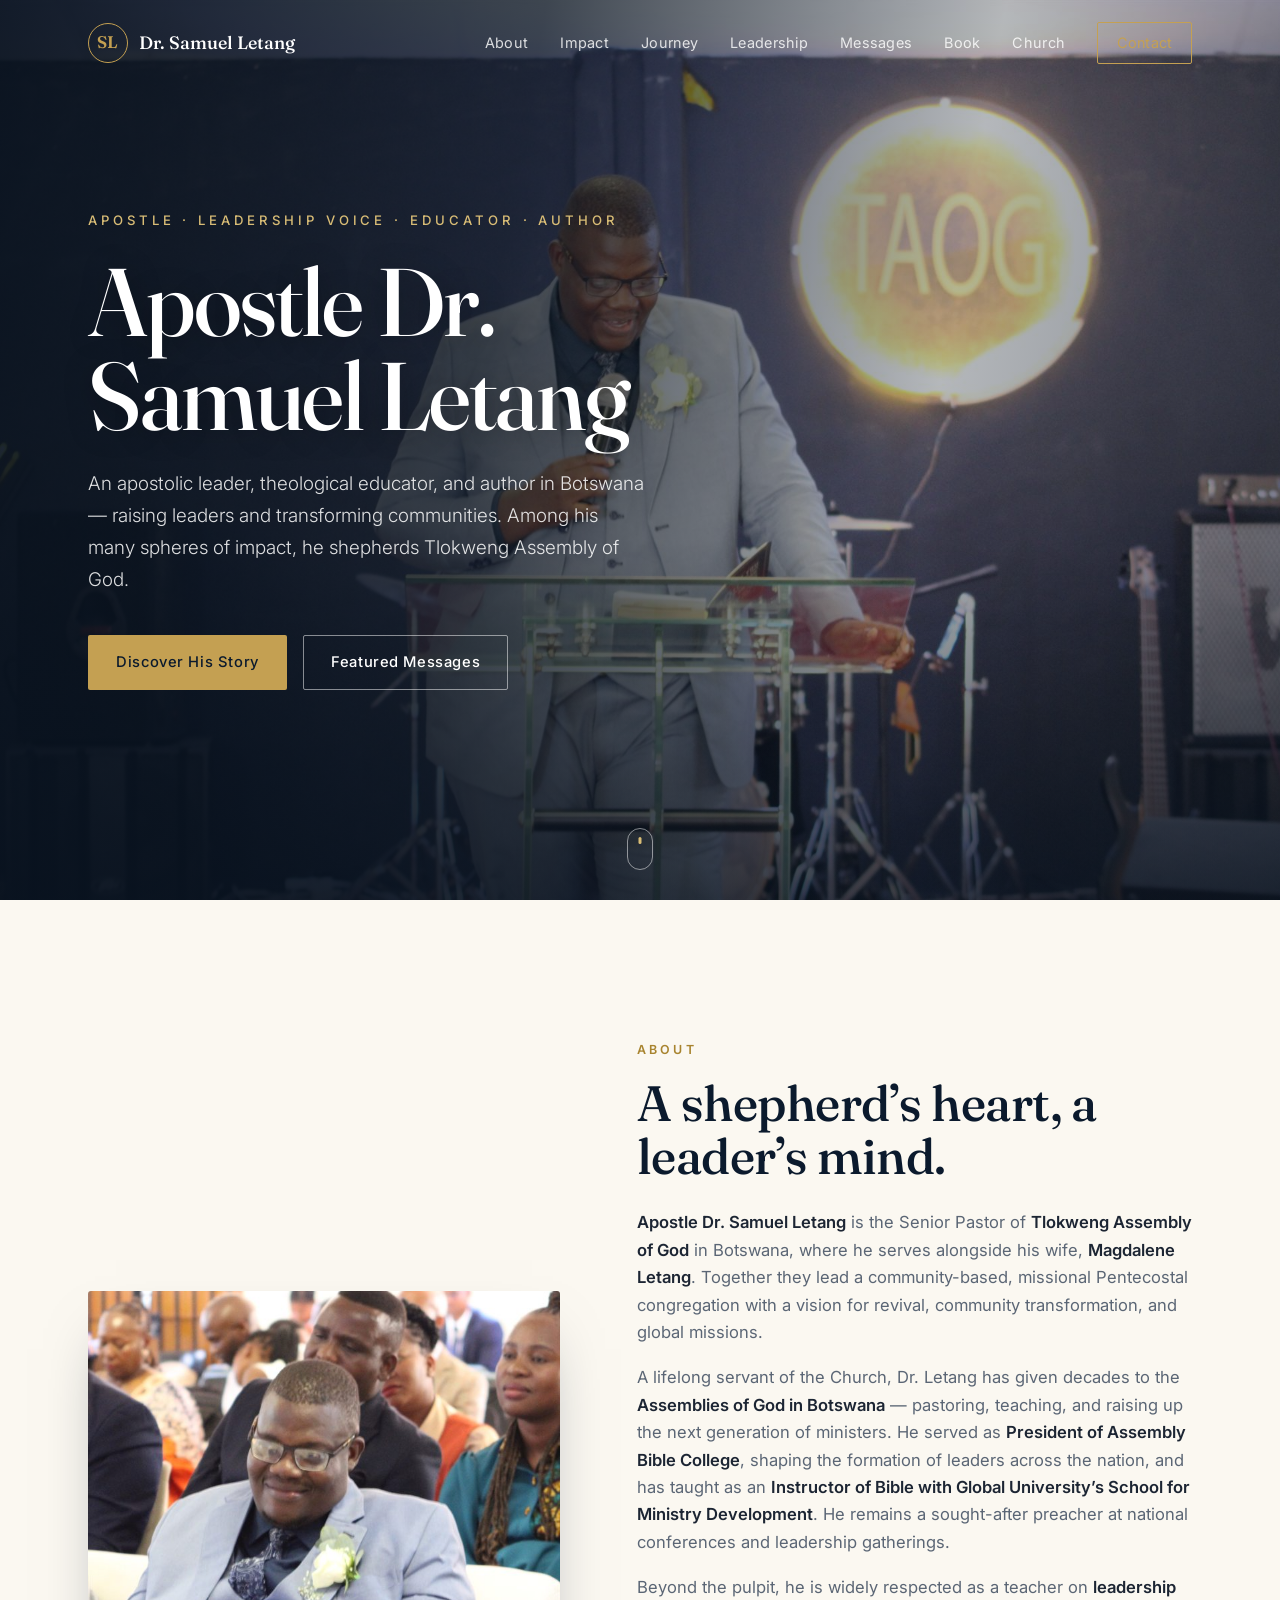
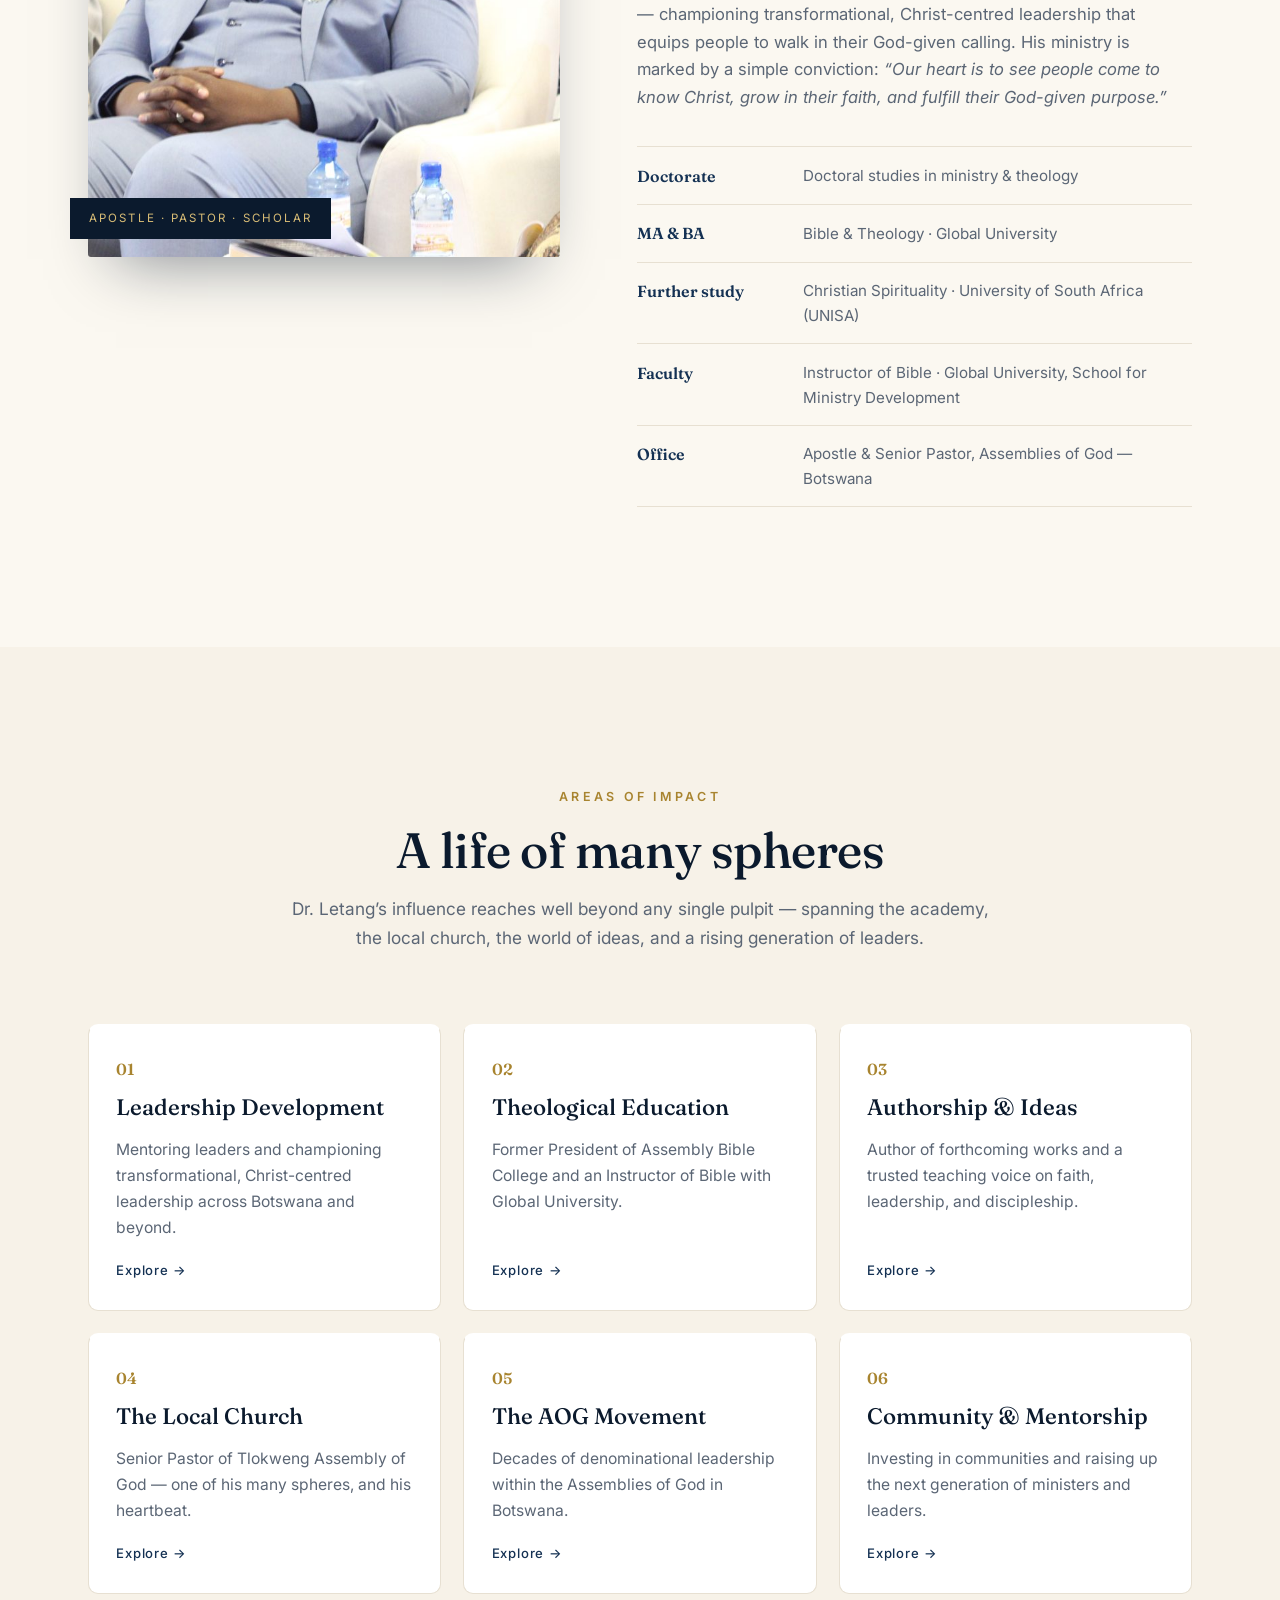
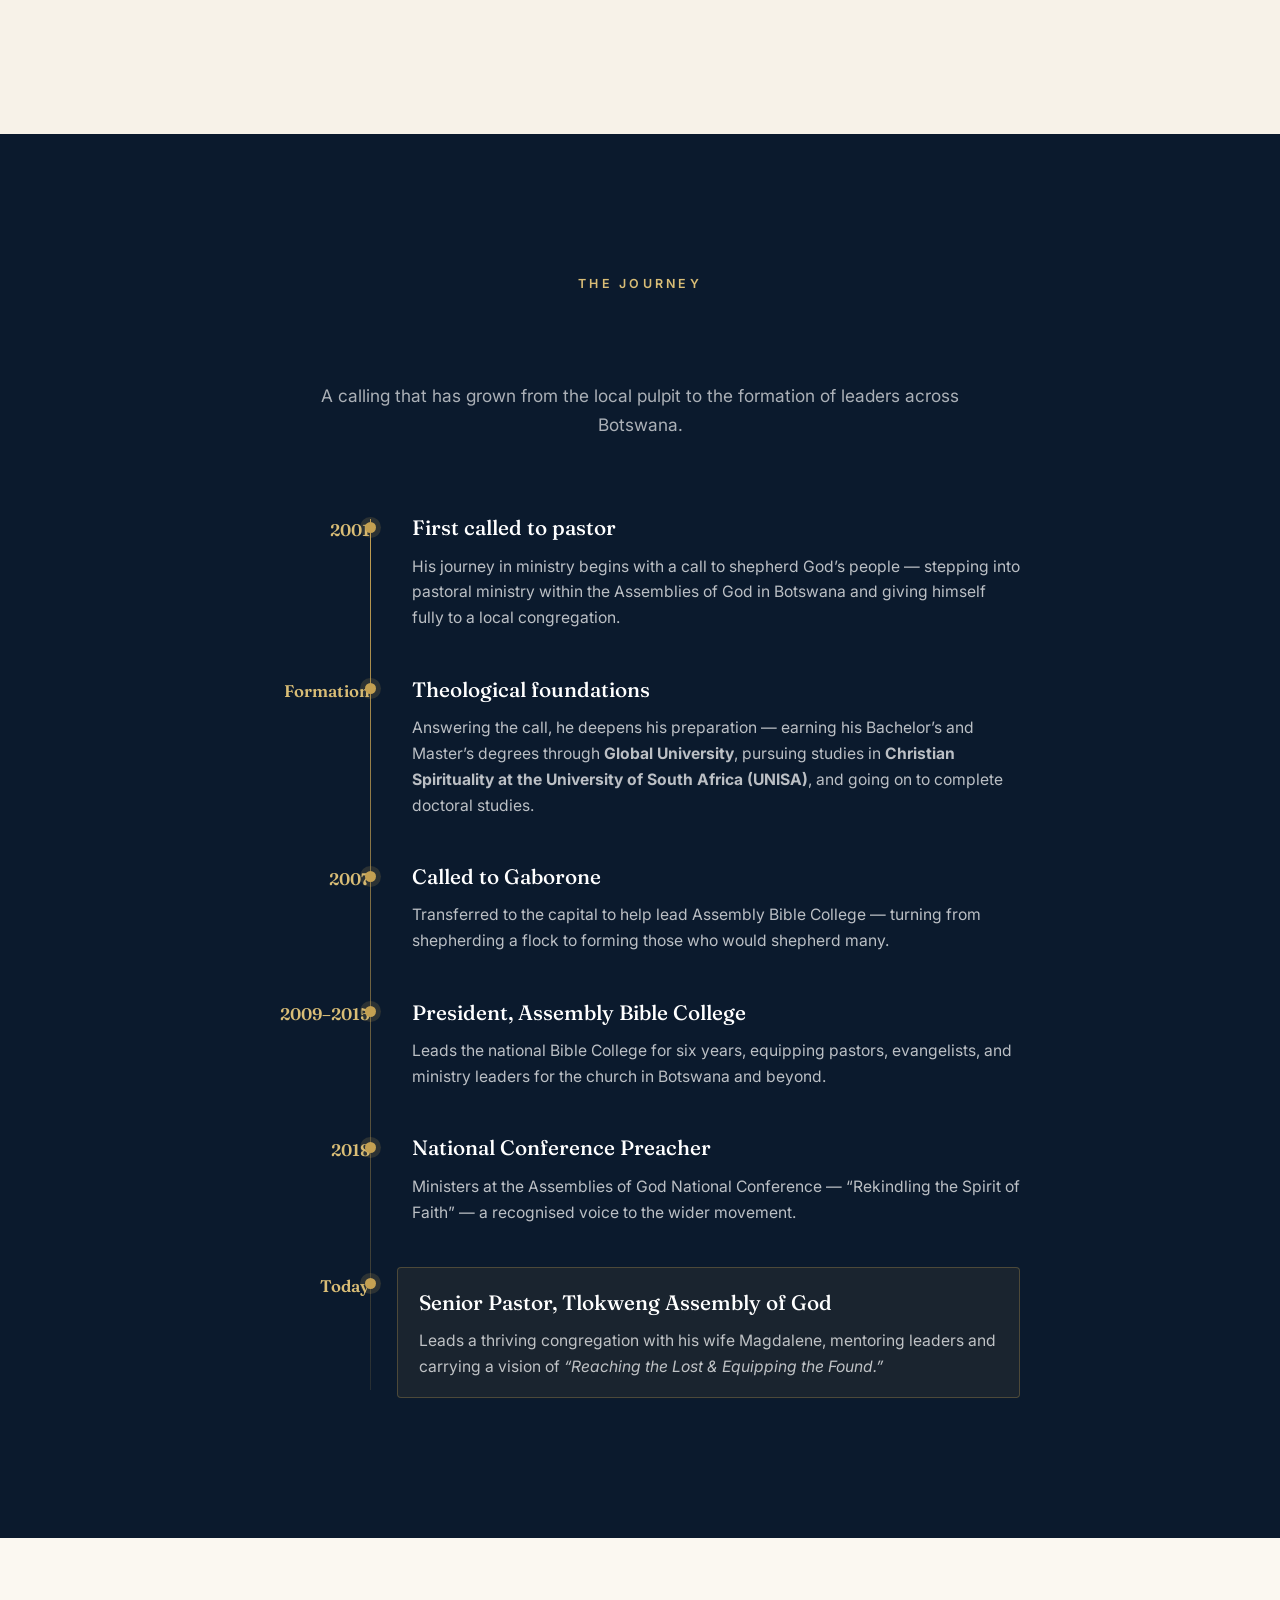
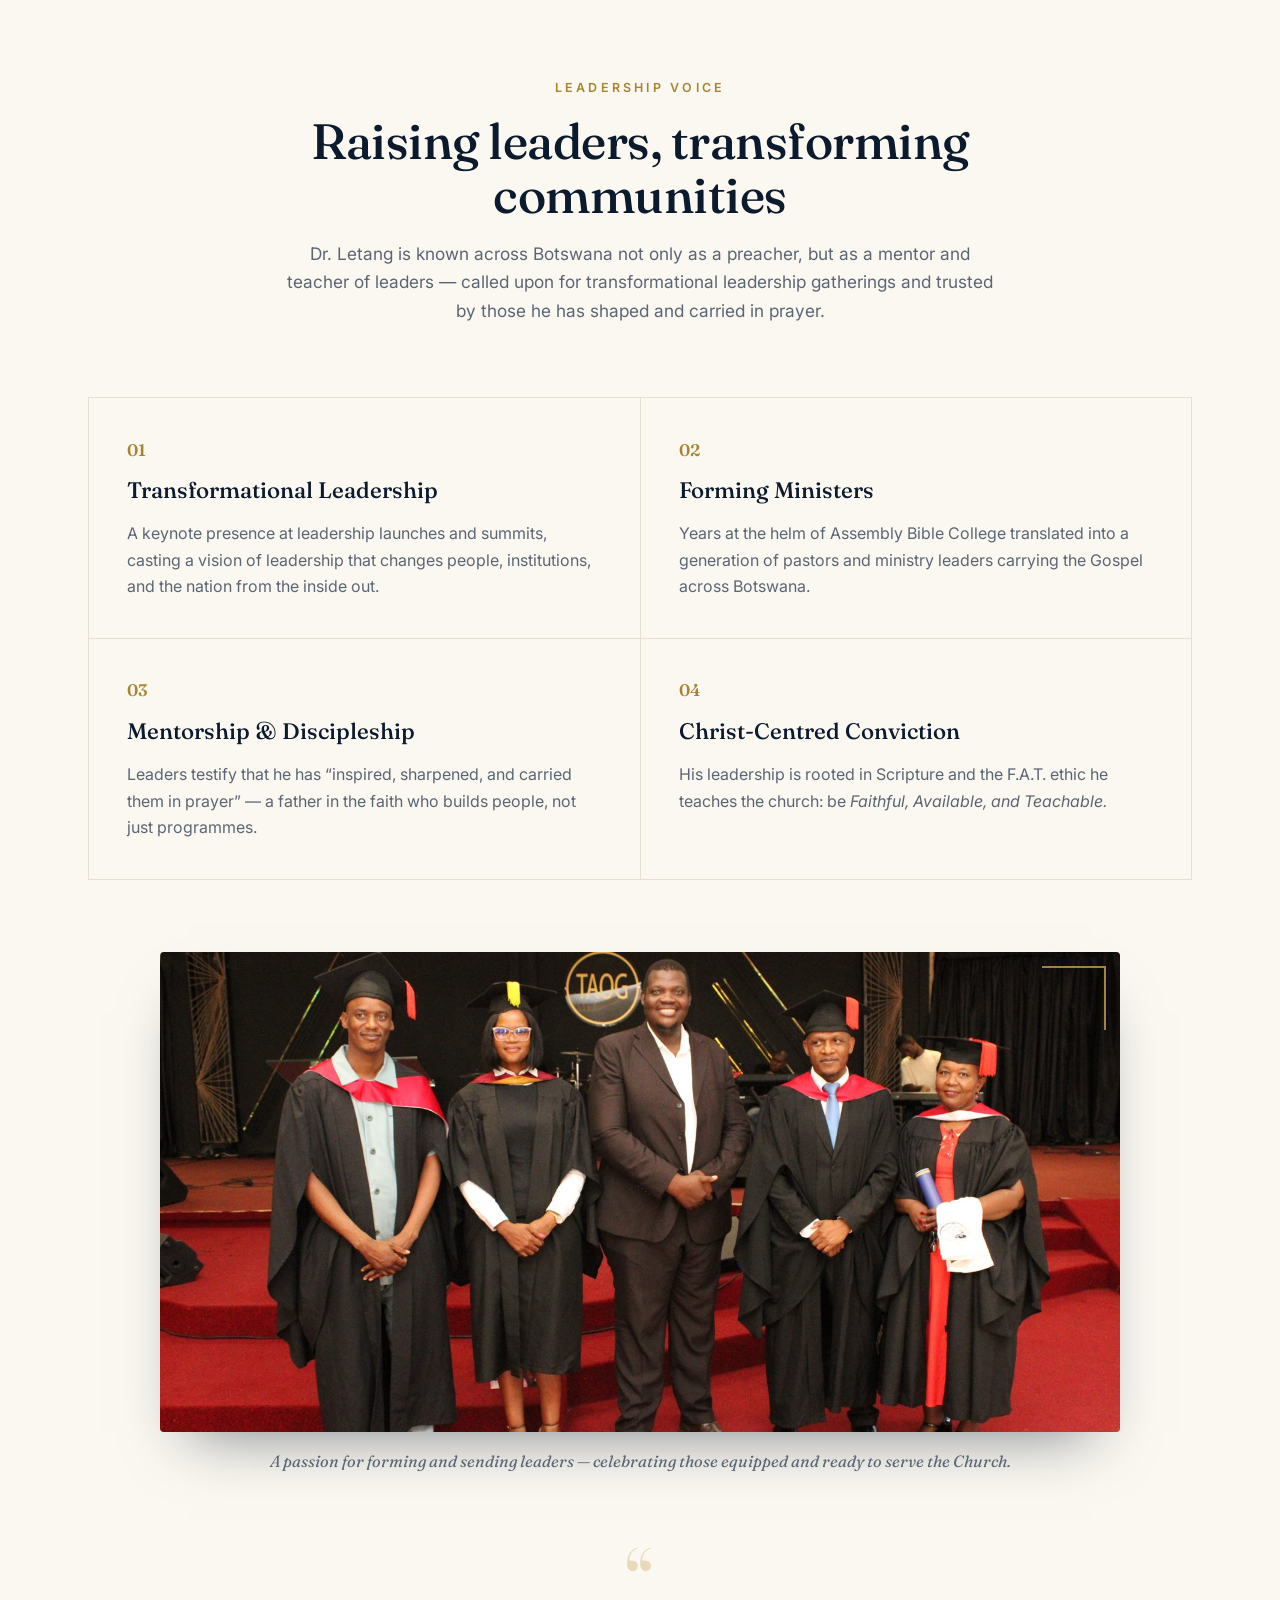
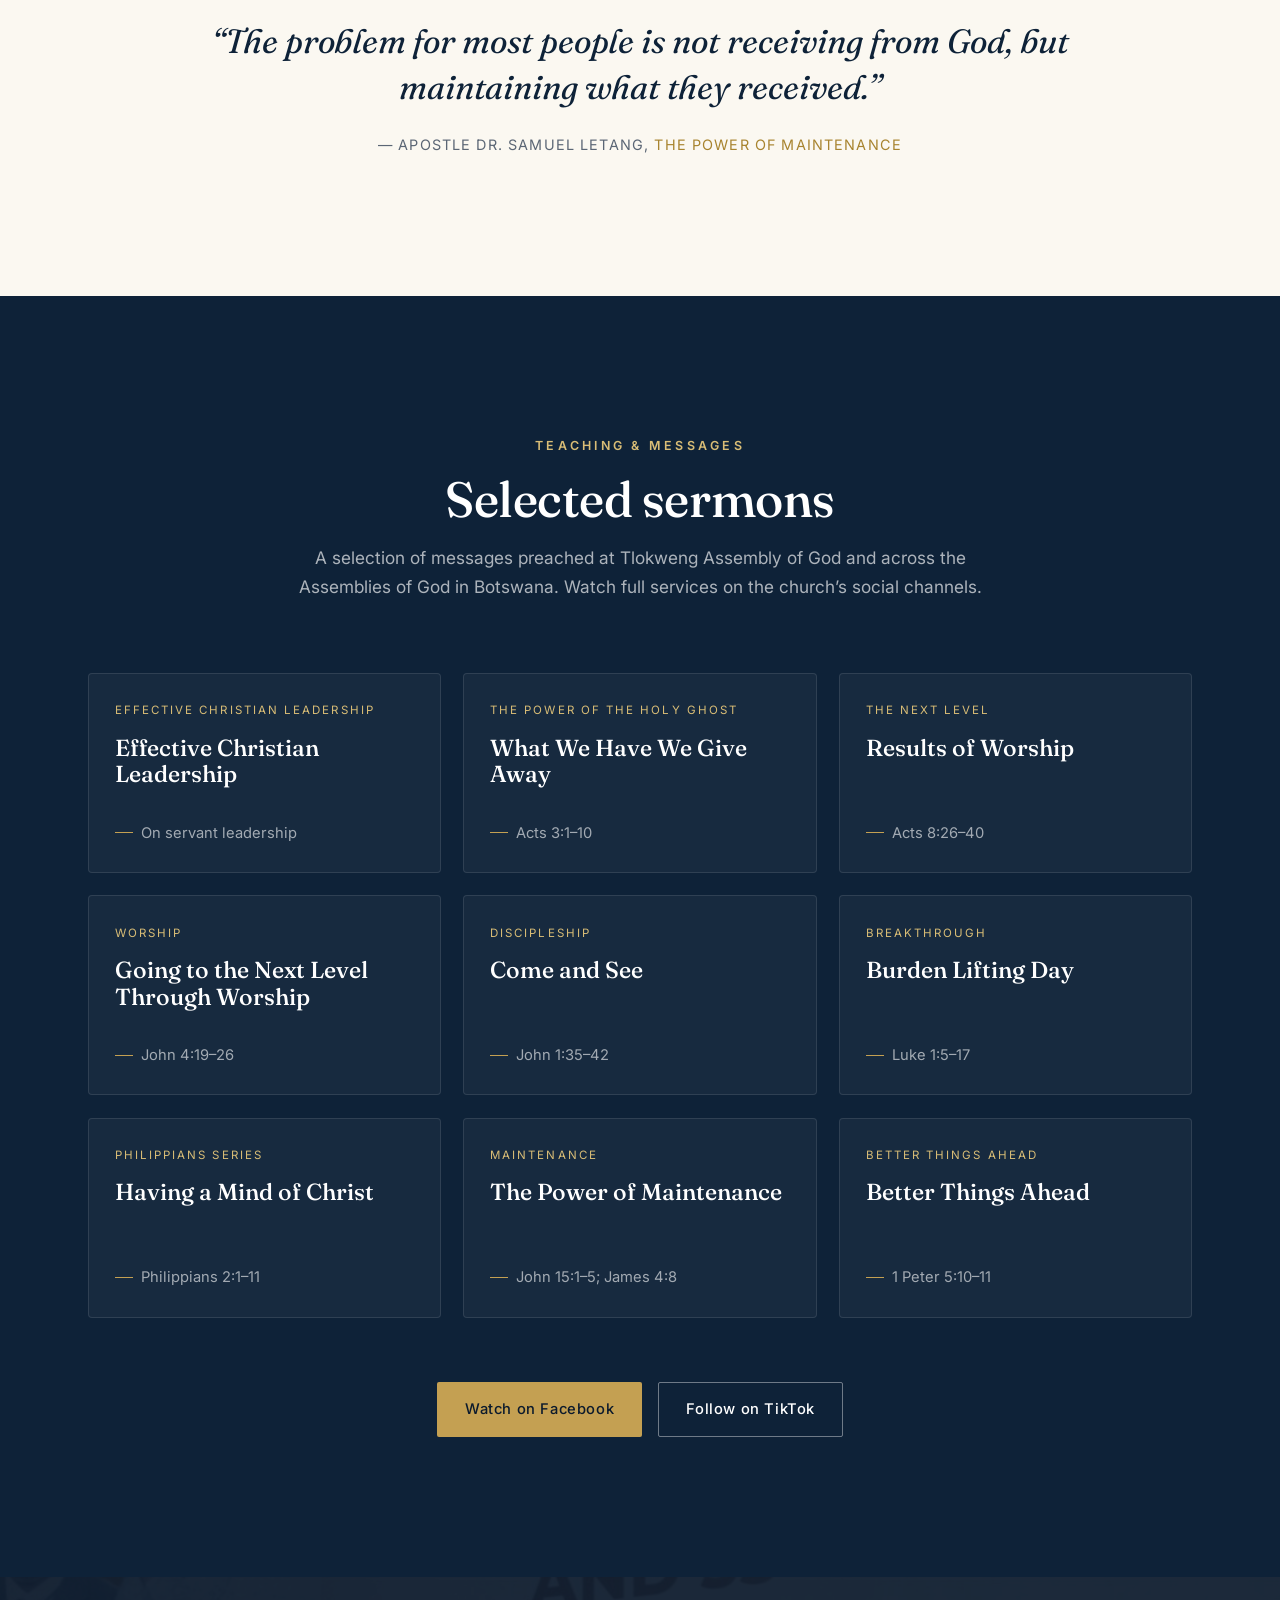
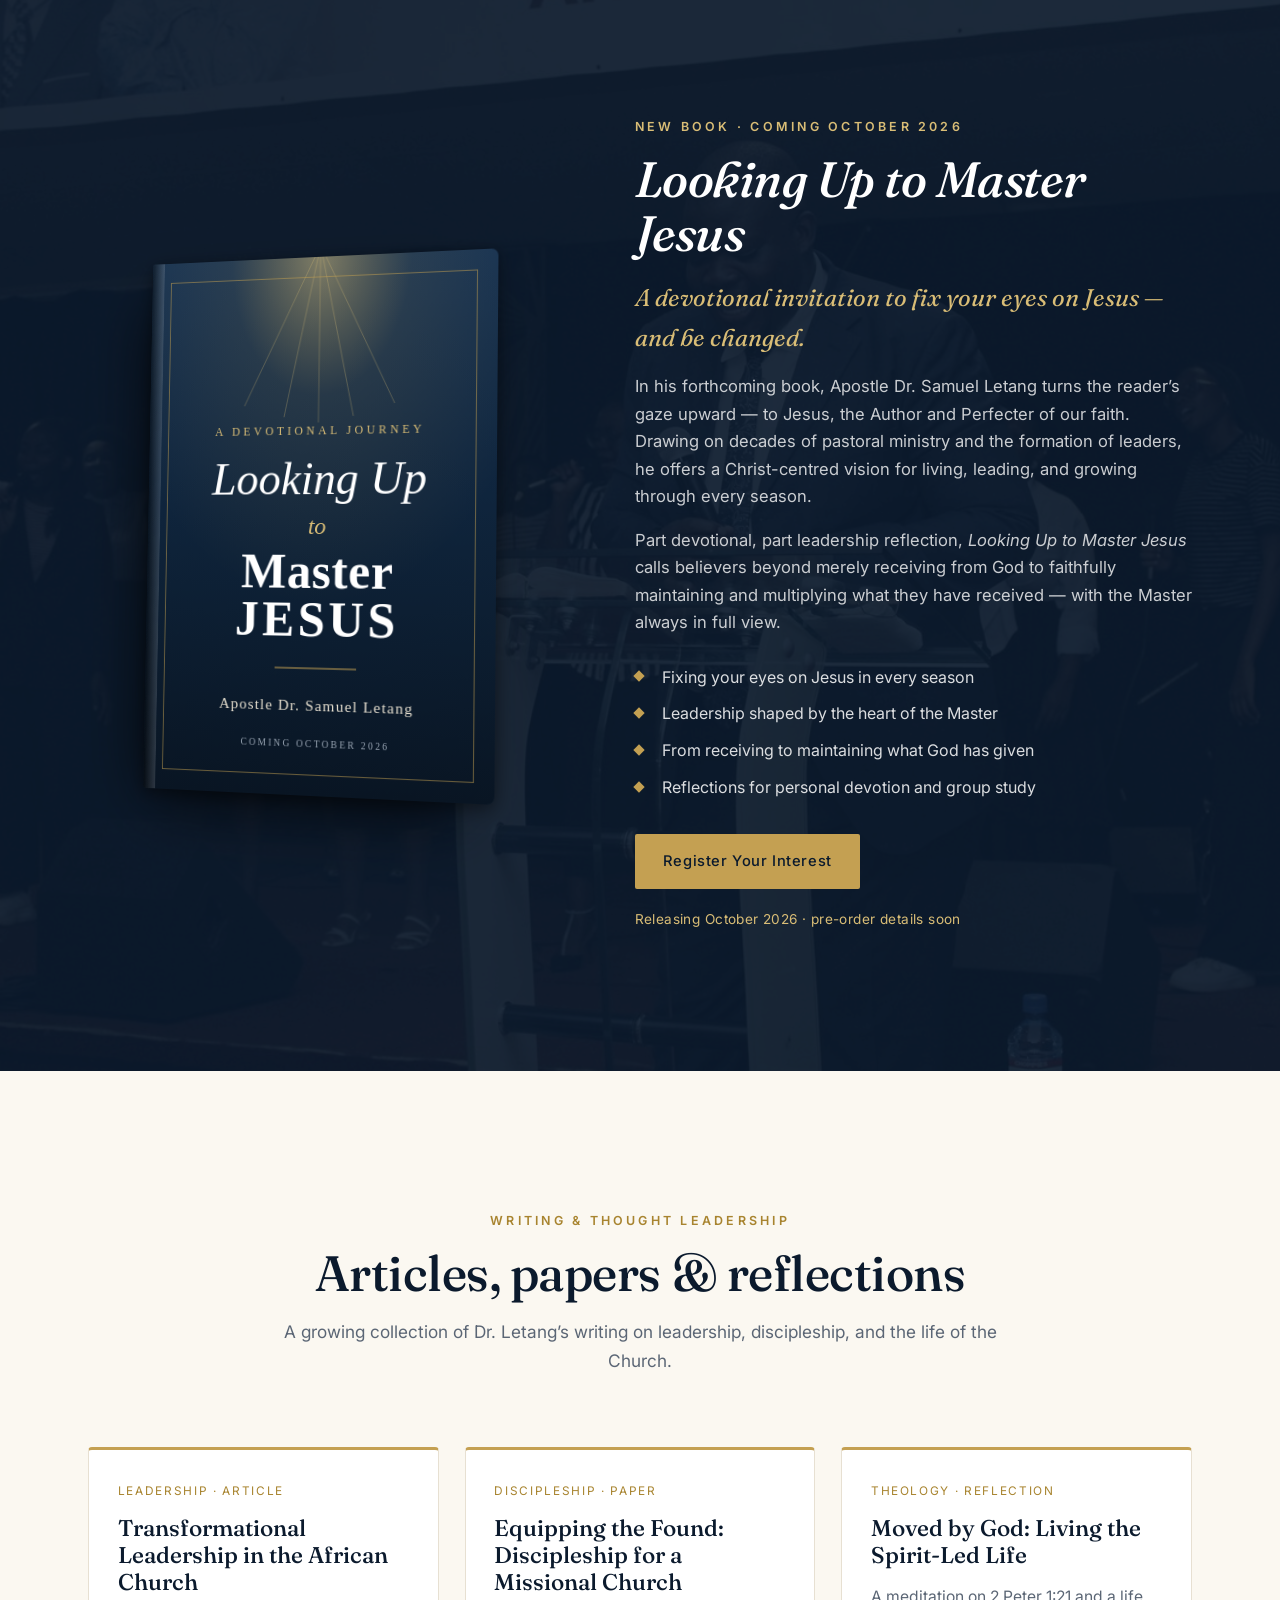
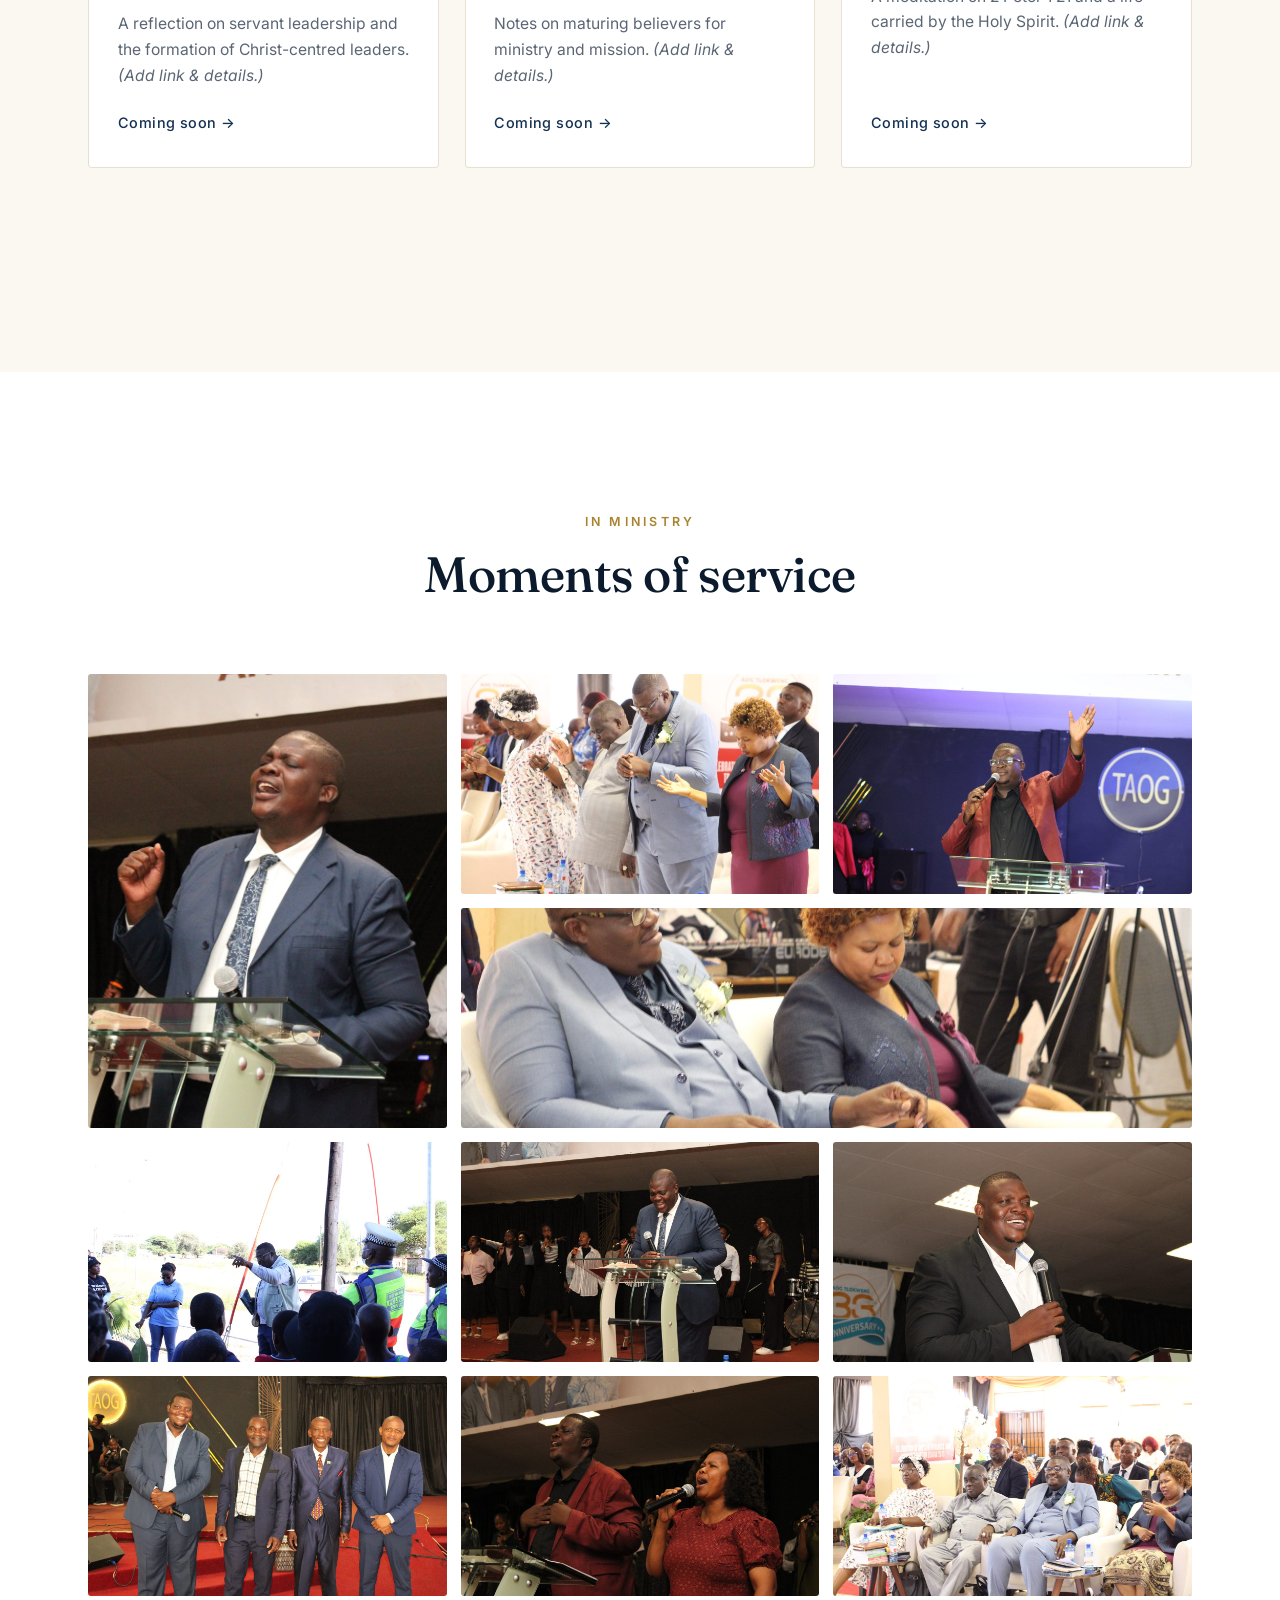
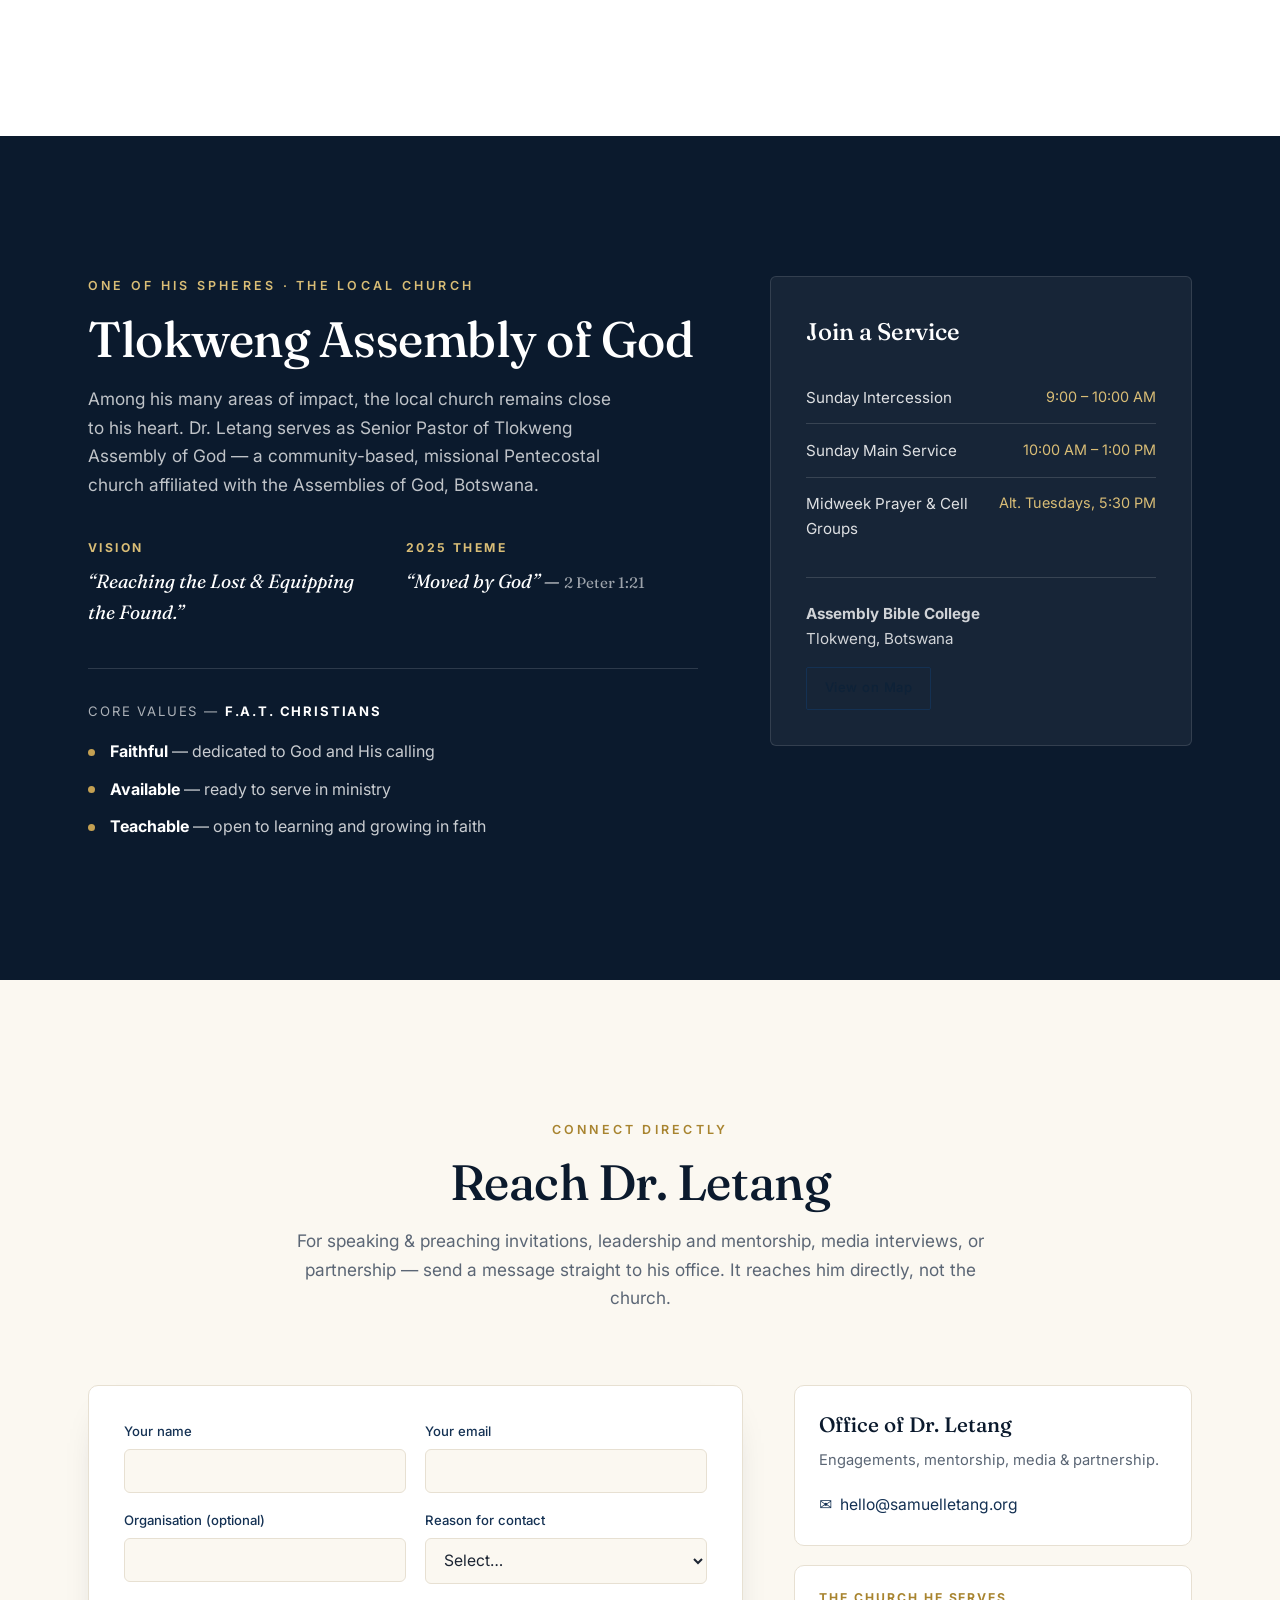
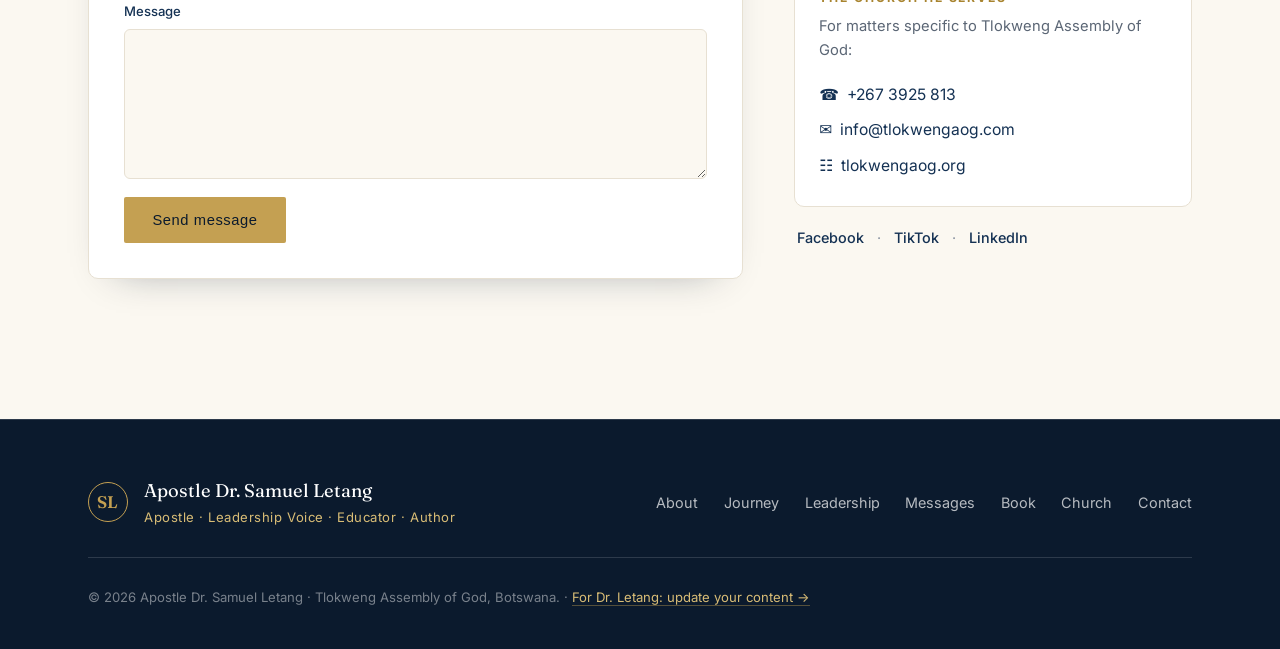
<file: index.html>
<!DOCTYPE html>
<html lang="en">
<head>
  <meta charset="UTF-8" />
  <meta name="viewport" content="width=device-width, initial-scale=1.0" />
  <title>Apostle Dr. Samuel Letang &mdash; Senior Pastor &amp; Leadership Voice</title>
  <meta name="description" content="The official site of Apostle Dr. Samuel Letang — Senior Pastor of Tlokweng Assembly of God, Botswana; former President of Assembly Bible College, and a respected voice on Christian and transformational leadership." />
  <meta name="author" content="Apostle Dr. Samuel Letang" />

  <!-- Open Graph -->
  <meta property="og:type" content="profile" />
  <meta property="og:title" content="Apostle Dr. Samuel Letang" />
  <meta property="og:description" content="Senior Pastor, Tlokweng Assembly of God · Leadership voice · Botswana" />
  <meta property="og:image" content="assets/img/hero.jpg" />

  <link rel="icon" href="assets/img/favicon.svg" type="image/svg+xml" />

  <!-- Fonts -->
  <link rel="preconnect" href="https://fonts.googleapis.com" />
  <link rel="preconnect" href="https://fonts.gstatic.com" crossorigin />
  <link href="https://fonts.googleapis.com/css2?family=Fraunces:ital,opsz,wght@0,9..144,400;0,9..144,500;0,9..144,600;1,9..144,400&family=Inter:wght@300;400;500;600&display=swap" rel="stylesheet" />

  <link rel="stylesheet" href="assets/css/styles.css" />
</head>
<body>

  <!-- ===== NAVIGATION ===== -->
  <header class="nav" id="nav">
    <div class="nav__inner">
      <a href="#top" class="nav__brand" aria-label="Home">
        <span class="nav__monogram">SL</span>
        <span class="nav__name">Dr. Samuel Letang</span>
      </a>
      <nav class="nav__links" aria-label="Primary">
        <a href="#about">About</a>
        <a href="#impact">Impact</a>
        <a href="#journey">Journey</a>
        <a href="#leadership">Leadership</a>
        <a href="#messages">Messages</a>
        <a href="#book">Book</a>
        <a href="#church">Church</a>
        <a href="#contact" class="nav__cta">Contact</a>
      </nav>
      <button class="nav__toggle" id="navToggle" aria-label="Toggle menu" aria-expanded="false">
        <span></span><span></span><span></span>
      </button>
    </div>
  </header>

  <!-- ===== HERO ===== -->
  <section class="hero" id="top">
    <div class="hero__media">
      <img src="assets/img/hero.jpg" alt="Apostle Dr. Samuel Letang preaching at Tlokweng Assembly of God" />
      <div class="hero__scrim"></div>
    </div>
    <div class="hero__content">
      <p class="hero__eyebrow">Apostle &middot; Leadership Voice &middot; Educator &middot; Author</p>
      <h1 class="hero__title">Apostle Dr.<br />Samuel Letang</h1>
      <p class="hero__subtitle">
        An apostolic leader, theological educator, and author in Botswana &mdash; raising leaders and
        transforming communities. Among his many spheres of impact, he shepherds Tlokweng Assembly of God.
      </p>
      <div class="hero__actions">
        <a href="#about" class="btn btn--gold">Discover His Story</a>
        <a href="#messages" class="btn btn--ghost">Featured Messages</a>
      </div>
    </div>
    <a href="#about" class="hero__scroll" aria-label="Scroll down">
      <span></span>
    </a>
  </section>

  <!-- ===== ABOUT ===== -->
  <section class="section about" id="about">
    <div class="container about__grid">
      <div class="about__media reveal">
        <img src="assets/img/portrait.jpg" alt="Portrait of Apostle Dr. Samuel Letang" />
        <div class="about__media-badge">
          <span>Apostle &middot; Pastor &middot; Scholar</span>
        </div>
      </div>
      <div class="about__body">
        <p class="eyebrow reveal">About</p>
        <h2 class="section__title reveal">A shepherd&rsquo;s heart, a leader&rsquo;s mind.</h2>
        <div class="about__text reveal">
          <p>
            <strong>Apostle Dr. Samuel Letang</strong> is the Senior Pastor of
            <strong>Tlokweng Assembly of God</strong> in Botswana, where he serves alongside his wife,
            <strong>Magdalene Letang</strong>. Together they lead a community-based, missional Pentecostal
            congregation with a vision for revival, community transformation, and global missions.
          </p>
          <p>
            A lifelong servant of the Church, Dr. Letang has given decades to the
            <strong>Assemblies of God in Botswana</strong> &mdash; pastoring, teaching, and
            raising up the next generation of ministers. He served as <strong>President of
            Assembly Bible College</strong>, shaping the formation of leaders across the nation, and
            has taught as an <strong>Instructor of Bible with Global University&rsquo;s School for
            Ministry Development</strong>. He remains a sought-after preacher at national conferences
            and leadership gatherings.
          </p>
          <p>
            Beyond the pulpit, he is widely respected as a teacher on <strong>leadership</strong> &mdash;
            championing transformational, Christ-centred leadership that equips people to walk in their
            God-given calling. His ministry is marked by a simple conviction:
            <em>&ldquo;Our heart is to see people come to know Christ, grow in their faith,
            and fulfill their God-given purpose.&rdquo;</em>
          </p>
        </div>
        <ul class="credentials reveal">
          <li><span class="credentials__k">Doctorate</span><span class="credentials__v">Doctoral studies in ministry &amp; theology</span></li>
          <li><span class="credentials__k">MA &amp; BA</span><span class="credentials__v">Bible &amp; Theology &middot; Global University</span></li>
          <li><span class="credentials__k">Further study</span><span class="credentials__v">Christian Spirituality &middot; University of South Africa (UNISA)</span></li>
          <li><span class="credentials__k">Faculty</span><span class="credentials__v">Instructor of Bible &middot; Global University, School for Ministry Development</span></li>
          <li><span class="credentials__k">Office</span><span class="credentials__v">Apostle &amp; Senior Pastor, Assemblies of God &mdash; Botswana</span></li>
        </ul>
      </div>
    </div>
  </section>

  <!-- ===== AREAS OF IMPACT ===== -->
  <section class="section impact" id="impact">
    <div class="container">
      <div class="section__head center">
        <p class="eyebrow reveal">Areas of Impact</p>
        <h2 class="section__title reveal">A life of many spheres</h2>
        <p class="section__lead reveal">Dr. Letang&rsquo;s influence reaches well beyond any single pulpit &mdash; spanning the academy, the local church, the world of ideas, and a rising generation of leaders.</p>
      </div>
      <div class="impact-grid">
        <a class="impact-card reveal" href="#leadership">
          <span class="impact-card__num">01</span>
          <h3>Leadership Development</h3>
          <p>Mentoring leaders and championing transformational, Christ-centred leadership across Botswana and beyond.</p>
          <span class="impact-card__go">Explore &rarr;</span>
        </a>
        <a class="impact-card reveal" href="#journey">
          <span class="impact-card__num">02</span>
          <h3>Theological Education</h3>
          <p>Former President of Assembly Bible College and an Instructor of Bible with Global University.</p>
          <span class="impact-card__go">Explore &rarr;</span>
        </a>
        <a class="impact-card reveal" href="#book">
          <span class="impact-card__num">03</span>
          <h3>Authorship &amp; Ideas</h3>
          <p>Author of forthcoming works and a trusted teaching voice on faith, leadership, and discipleship.</p>
          <span class="impact-card__go">Explore &rarr;</span>
        </a>
        <a class="impact-card reveal" href="#church">
          <span class="impact-card__num">04</span>
          <h3>The Local Church</h3>
          <p>Senior Pastor of Tlokweng Assembly of God &mdash; one of his many spheres, and his heartbeat.</p>
          <span class="impact-card__go">Explore &rarr;</span>
        </a>
        <a class="impact-card reveal" href="#journey">
          <span class="impact-card__num">05</span>
          <h3>The AOG Movement</h3>
          <p>Decades of denominational leadership within the Assemblies of God in Botswana.</p>
          <span class="impact-card__go">Explore &rarr;</span>
        </a>
        <a class="impact-card reveal" href="#gallery">
          <span class="impact-card__num">06</span>
          <h3>Community &amp; Mentorship</h3>
          <p>Investing in communities and raising up the next generation of ministers and leaders.</p>
          <span class="impact-card__go">Explore &rarr;</span>
        </a>
      </div>
    </div>
  </section>

  <!-- ===== JOURNEY / TIMELINE ===== -->
  <section class="section journey" id="journey">
    <div class="container">
      <div class="section__head center">
        <p class="eyebrow reveal">The Journey</p>
        <h2 class="section__title reveal">Decades of faithful service</h2>
        <p class="section__lead reveal">A calling that has grown from the local pulpit to the formation of leaders across Botswana.</p>
      </div>
      <ol class="timeline">
        <!--
          EDITOR'S NOTE: His first pastoral call opens the journey. The year shown
          (2001) is from a public AOG record of when he became a pastor — adjust it
          if his first call was earlier. The degree years were not publicly available,
          so the next milestone is labelled "Formation"; replace it with real year(s)
          (e.g. separate BA / MA / Doctorate entries) once confirmed.
        -->
        <li class="timeline__item reveal">
          <span class="timeline__year">2001</span>
          <div class="timeline__card">
            <h3>First called to pastor</h3>
            <p>His journey in ministry begins with a call to shepherd God&rsquo;s people &mdash; stepping into pastoral ministry within the Assemblies of God in Botswana and giving himself fully to a local congregation.</p>
          </div>
        </li>
        <li class="timeline__item reveal">
          <span class="timeline__year">Formation</span>
          <div class="timeline__card">
            <h3>Theological foundations</h3>
            <p>Answering the call, he deepens his preparation &mdash; earning his Bachelor&rsquo;s and Master&rsquo;s degrees through <strong>Global University</strong>, pursuing studies in <strong>Christian Spirituality at the University of South Africa (UNISA)</strong>, and going on to complete doctoral studies.</p>
          </div>
        </li>
        <li class="timeline__item reveal">
          <span class="timeline__year">2007</span>
          <div class="timeline__card">
            <h3>Called to Gaborone</h3>
            <p>Transferred to the capital to help lead Assembly Bible College &mdash; turning from shepherding a flock to forming those who would shepherd many.</p>
          </div>
        </li>
        <li class="timeline__item reveal">
          <span class="timeline__year">2009&ndash;2015</span>
          <div class="timeline__card">
            <h3>President, Assembly Bible College</h3>
            <p>Leads the national Bible College for six years, equipping pastors, evangelists, and ministry leaders for the church in Botswana and beyond.</p>
          </div>
        </li>
        <li class="timeline__item reveal">
          <span class="timeline__year">2018</span>
          <div class="timeline__card">
            <h3>National Conference Preacher</h3>
            <p>Ministers at the Assemblies of God National Conference &mdash; &ldquo;Rekindling the Spirit of Faith&rdquo; &mdash; a recognised voice to the wider movement.</p>
          </div>
        </li>
        <li class="timeline__item reveal">
          <span class="timeline__year">Today</span>
          <div class="timeline__card timeline__card--accent">
            <h3>Senior Pastor, Tlokweng Assembly of God</h3>
            <p>Leads a thriving congregation with his wife Magdalene, mentoring leaders and carrying a vision of <em>&ldquo;Reaching the Lost &amp; Equipping the Found.&rdquo;</em></p>
          </div>
        </li>
      </ol>
    </div>
  </section>

  <!-- ===== LEADERSHIP ===== -->
  <section class="section leadership" id="leadership">
    <div class="container">
      <div class="section__head center">
        <p class="eyebrow reveal">Leadership Voice</p>
        <h2 class="section__title reveal">Raising leaders, transforming communities</h2>
        <p class="section__lead reveal">
          Dr. Letang is known across Botswana not only as a preacher, but as a mentor and teacher of
          leaders &mdash; called upon for transformational leadership gatherings and trusted by those he has
          shaped and carried in prayer.
        </p>
      </div>

      <div class="pillars">
        <article class="pillar reveal">
          <span class="pillar__num">01</span>
          <h3>Transformational Leadership</h3>
          <p>A keynote presence at leadership launches and summits, casting a vision of leadership that changes people, institutions, and the nation from the inside out.</p>
        </article>
        <article class="pillar reveal">
          <span class="pillar__num">02</span>
          <h3>Forming Ministers</h3>
          <p>Years at the helm of Assembly Bible College translated into a generation of pastors and ministry leaders carrying the Gospel across Botswana.</p>
        </article>
        <article class="pillar reveal">
          <span class="pillar__num">03</span>
          <h3>Mentorship &amp; Discipleship</h3>
          <p>Leaders testify that he has &ldquo;inspired, sharpened, and carried them in prayer&rdquo; &mdash; a father in the faith who builds people, not just programmes.</p>
        </article>
        <article class="pillar reveal">
          <span class="pillar__num">04</span>
          <h3>Christ-Centred Conviction</h3>
          <p>His leadership is rooted in Scripture and the F.A.T. ethic he teaches the church: be <em>Faithful, Available, and Teachable.</em></p>
        </article>
      </div>

      <figure class="lead-feature reveal">
        <img src="assets/img/leadership-grads.jpg" loading="lazy" alt="Apostle Dr. Samuel Letang celebrating graduates at a Tlokweng Assembly of God commissioning" />
        <figcaption>A passion for forming and sending leaders &mdash; celebrating those equipped and ready to serve the Church.</figcaption>
      </figure>

      <figure class="pullquote reveal">
        <blockquote>
          &ldquo;The problem for most people is not receiving from God,
          but maintaining what they received.&rdquo;
        </blockquote>
        <figcaption>&mdash; Apostle Dr. Samuel Letang, <cite>The Power of Maintenance</cite></figcaption>
      </figure>
    </div>
  </section>

  <!-- ===== MESSAGES ===== -->
  <section class="section messages" id="messages">
    <div class="container">
      <div class="section__head center">
        <p class="eyebrow reveal">Teaching &amp; Messages</p>
        <h2 class="section__title reveal">Selected sermons</h2>
        <p class="section__lead reveal">A selection of messages preached at Tlokweng Assembly of God and across the Assemblies of God in Botswana. Watch full services on the church&rsquo;s social channels.</p>
      </div>

      <div class="msg-grid" id="msgGrid">
        <!-- Cards injected by JS from assets/js/main.js (easy to edit) -->
      </div>

      <div class="messages__cta reveal">
        <a class="btn btn--gold" href="https://www.facebook.com/TlokwengAssemblyofGodChurch/" target="_blank" rel="noopener">Watch on Facebook</a>
        <a class="btn btn--ghost-dark" href="https://www.tiktok.com/@tlokweng_aog" target="_blank" rel="noopener">Follow on TikTok</a>
      </div>
    </div>
  </section>

  <!-- ===== BOOK ===== -->
  <!--
    EDITOR'S NOTE: The cover (assets/img/book-cover.svg) is a placeholder mockup —
    replace it with the real cover artwork when ready. The description below is
    seeded copy; edit freely to match the book's final blurb.
  -->
  <section class="section book" id="book">
    <div class="book__bg" aria-hidden="true"></div>
    <div class="container book__grid">
      <div class="book__cover reveal">
        <div class="book__cover-inner">
          <img src="assets/img/book-cover.svg" alt="Cover of &lsquo;Looking Up to Master Jesus&rsquo; by Apostle Dr. Samuel Letang" />
        </div>
      </div>
      <div class="book__body">
        <p class="eyebrow reveal">New Book &middot; Coming October 2026</p>
        <h2 class="section__title reveal">Looking Up to Master Jesus</h2>
        <p class="book__tagline reveal">A devotional invitation to fix your eyes on Jesus &mdash; and be changed.</p>
        <div class="book__text reveal">
          <p>
            In his forthcoming book, Apostle Dr. Samuel Letang turns the reader&rsquo;s gaze upward &mdash;
            to Jesus, the Author and Perfecter of our faith. Drawing on decades of pastoral ministry and
            the formation of leaders, he offers a Christ-centred vision for living, leading, and growing
            through every season.
          </p>
          <p>
            Part devotional, part leadership reflection, <em>Looking Up to Master Jesus</em> calls
            believers beyond merely receiving from God to faithfully maintaining and multiplying what
            they have received &mdash; with the Master always in full view.
          </p>
        </div>
        <ul class="book__points reveal">
          <li>Fixing your eyes on Jesus in every season</li>
          <li>Leadership shaped by the heart of the Master</li>
          <li>From receiving to maintaining what God has given</li>
          <li>Reflections for personal devotion and group study</li>
        </ul>
        <div class="book__cta reveal">
          <a class="btn btn--gold" href="mailto:info@tlokwengaog.com?subject=Looking%20Up%20to%20Master%20Jesus%20%E2%80%94%20Book%20Interest">Register Your Interest</a>
          <span class="book__release">Releasing October 2026 &middot; pre-order details soon</span>
        </div>
      </div>
    </div>
  </section>

  <!-- ===== WRITING / THOUGHT LEADERSHIP ===== -->
  <section class="section writing" id="writing">
    <div class="container">
      <div class="section__head center">
        <p class="eyebrow reveal">Writing &amp; Thought Leadership</p>
        <h2 class="section__title reveal">Articles, papers &amp; reflections</h2>
        <p class="section__lead reveal">
          A growing collection of Dr. Letang&rsquo;s writing on leadership, discipleship, and the life of the Church.
        </p>
      </div>

      <!--
        ════════════════════════════════════════════════════════════════════
        EDITOR'S NOTE (delete this comment before publishing):
        These are placeholder entries. Replace the title, outlet, year, and
        link of each <article> below with Dr. Letang's real articles/papers
        (e.g. University of Botswana publications). Add or remove cards freely.
        ════════════════════════════════════════════════════════════════════
      -->
      <div class="articles">
        <article class="article reveal">
          <p class="article__meta">Leadership &middot; Article</p>
          <h3 class="article__title">Transformational Leadership in the African Church</h3>
          <p class="article__excerpt">A reflection on servant leadership and the formation of Christ-centred leaders. <em>(Add link &amp; details.)</em></p>
          <a class="article__link" href="#contact">Coming soon &rarr;</a>
        </article>
        <article class="article reveal">
          <p class="article__meta">Discipleship &middot; Paper</p>
          <h3 class="article__title">Equipping the Found: Discipleship for a Missional Church</h3>
          <p class="article__excerpt">Notes on maturing believers for ministry and mission. <em>(Add link &amp; details.)</em></p>
          <a class="article__link" href="#contact">Coming soon &rarr;</a>
        </article>
        <article class="article reveal">
          <p class="article__meta">Theology &middot; Reflection</p>
          <h3 class="article__title">Moved by God: Living the Spirit-Led Life</h3>
          <p class="article__excerpt">A meditation on 2 Peter 1:21 and a life carried by the Holy Spirit. <em>(Add link &amp; details.)</em></p>
          <a class="article__link" href="#contact">Coming soon &rarr;</a>
        </article>
      </div>
      <p class="writing__note reveal">Have a publication to feature here? <a href="#contact">Get in touch</a> and we&rsquo;ll add it.</p>
    </div>
  </section>

  <!-- ===== GALLERY ===== -->
  <section class="section gallery" id="gallery">
    <div class="container">
      <div class="section__head center">
        <p class="eyebrow reveal">In Ministry</p>
        <h2 class="section__title reveal">Moments of service</h2>
      </div>
      <div class="gallery__grid">
        <figure class="gallery__item gallery__item--tall reveal"><img loading="lazy" src="assets/img/preaching-1.jpg" alt="Dr. Letang preaching" /></figure>
        <figure class="gallery__item reveal"><img loading="lazy" src="assets/img/prayer.jpg" alt="Dr. Letang leading in prayer" /></figure>
        <figure class="gallery__item reveal"><img loading="lazy" src="assets/img/preaching-3.jpg" alt="Dr. Letang ministering at an anniversary service" /></figure>
        <figure class="gallery__item gallery__item--wide reveal"><img loading="lazy" src="assets/img/couple.jpg" alt="Apostle Dr. Samuel Letang and Magdalene Letang" /></figure>
        <figure class="gallery__item reveal"><img loading="lazy" src="assets/img/gallery-community.jpg" alt="Dr. Letang teaching at a community outreach" /></figure>
        <figure class="gallery__item reveal"><img loading="lazy" src="assets/img/preaching-2.jpg" alt="Dr. Letang preaching to the congregation" /></figure>
        <figure class="gallery__item reveal"><img loading="lazy" src="assets/img/gallery-smile.jpg" alt="Dr. Letang addressing an anniversary celebration" /></figure>
        <figure class="gallery__item reveal"><img loading="lazy" src="assets/img/gallery-leaders.jpg" alt="Dr. Letang with fellow church leaders" /></figure>
        <figure class="gallery__item reveal"><img loading="lazy" src="assets/img/gallery-worship.jpg" alt="Dr. Letang and Magdalene Letang in worship" /></figure>
        <figure class="gallery__item reveal"><img loading="lazy" src="assets/img/congregation.jpg" alt="Dr. Letang with the congregation at a celebration service" /></figure>
      </div>
    </div>
  </section>

  <!-- ===== CHURCH ===== -->
  <section class="section church" id="church">
    <div class="container church__grid">
      <div class="church__body">
        <p class="eyebrow reveal">One of His Spheres &middot; The Local Church</p>
        <h2 class="section__title reveal">Tlokweng Assembly of God</h2>
        <p class="church__lead reveal">
          Among his many areas of impact, the local church remains close to his heart. Dr. Letang serves
          as Senior Pastor of Tlokweng Assembly of God &mdash; a community-based, missional Pentecostal
          church affiliated with the Assemblies of God, Botswana.
        </p>

        <div class="church__statements reveal">
          <div>
            <h4>Vision</h4>
            <p>&ldquo;Reaching the Lost &amp; Equipping the Found.&rdquo;</p>
          </div>
          <div>
            <h4>2025 Theme</h4>
            <p>&ldquo;Moved by God&rdquo; &mdash; <span>2 Peter 1:21</span></p>
          </div>
        </div>

        <div class="values reveal">
          <p class="values__label">Core Values &mdash; <strong>F.A.T. Christians</strong></p>
          <ul>
            <li><strong>Faithful</strong> &mdash; dedicated to God and His calling</li>
            <li><strong>Available</strong> &mdash; ready to serve in ministry</li>
            <li><strong>Teachable</strong> &mdash; open to learning and growing in faith</li>
          </ul>
        </div>
      </div>

      <aside class="church__card reveal">
        <h3>Join a Service</h3>
        <ul class="services">
          <li><span class="services__day">Sunday Intercession</span><span class="services__time">9:00 &ndash; 10:00 AM</span></li>
          <li><span class="services__day">Sunday Main Service</span><span class="services__time">10:00 AM &ndash; 1:00 PM</span></li>
          <li><span class="services__day">Midweek Prayer &amp; Cell Groups</span><span class="services__time">Alt. Tuesdays, 5:30 PM</span></li>
        </ul>
        <div class="church__location">
          <p><strong>Assembly Bible College</strong><br />Tlokweng, Botswana</p>
          <a class="btn btn--ghost-dark btn--sm" href="https://www.google.com/maps/search/Assembly+Bible+College+Tlokweng+Botswana" target="_blank" rel="noopener">View on Map</a>
        </div>
      </aside>
    </div>
  </section>

  <!-- ===== CONTACT ===== -->
  <section class="section contact" id="contact">
    <div class="container">
      <div class="section__head center">
        <p class="eyebrow reveal">Connect Directly</p>
        <h2 class="section__title reveal">Reach Dr. Letang</h2>
        <p class="section__lead reveal">
          For speaking &amp; preaching invitations, leadership and mentorship, media interviews, or
          partnership &mdash; send a message straight to his office. It reaches him directly, not the church.
        </p>
      </div>

      <div class="contact__grid">
        <!-- DIRECT CONTACT FORM -->
        <form class="contact-form reveal" id="contactForm" novalidate>
          <div class="cf-grid">
            <div class="cf-field"><label for="cName">Your name</label>
              <input id="cName" type="text" data-label="Name" required /></div>
            <div class="cf-field"><label for="cEmail">Your email</label>
              <input id="cEmail" type="email" data-label="Email" required /></div>
          </div>
          <div class="cf-grid">
            <div class="cf-field"><label for="cOrg">Organisation (optional)</label>
              <input id="cOrg" type="text" data-label="Organisation" /></div>
            <div class="cf-field"><label for="cPurpose">Reason for contact</label>
              <select id="cPurpose" data-label="Reason">
                <option value="">Select&hellip;</option>
                <option>Speaking / preaching invitation</option>
                <option>Leadership / mentorship</option>
                <option>Media / interview</option>
                <option>Book / publishing</option>
                <option>Prayer request</option>
                <option>General enquiry</option>
              </select></div>
          </div>
          <div class="cf-field"><label for="cMessage">Message</label>
            <textarea id="cMessage" rows="5" data-label="Message" required></textarea></div>
          <div class="contact-form__foot">
            <button type="submit" class="btn btn--gold">Send message</button>
            <p class="contact-form__status" id="contactStatus" aria-live="polite"></p>
          </div>
        </form>

        <!-- DIRECT OFFICE + CHURCH (secondary) -->
        <aside class="contact-aside">
          <div class="contact-aside__block reveal">
            <h3>Office of Dr. Letang</h3>
            <p>Engagements, mentorship, media &amp; partnership.</p>
            <a class="contact-aside__line" id="directEmail" href="#">&mdash;</a>
          </div>
          <div class="contact-aside__block reveal">
            <h4>The church he serves</h4>
            <p>For matters specific to Tlokweng Assembly of God:</p>
            <a class="contact-aside__line" href="tel:+2673925813">&#9742;&nbsp; +267 3925 813</a>
            <a class="contact-aside__line" href="mailto:info@tlokwengaog.com">&#9993;&nbsp; info@tlokwengaog.com</a>
            <a class="contact-aside__line" href="https://www.tlokwengaog.org/" target="_blank" rel="noopener">&#9783;&nbsp; tlokwengaog.org</a>
          </div>
          <div class="contact-aside__socials reveal">
            <a href="https://www.facebook.com/TlokwengAssemblyofGodChurch/" target="_blank" rel="noopener">Facebook</a>
            <span>&middot;</span>
            <a href="https://www.tiktok.com/@tlokweng_aog" target="_blank" rel="noopener">TikTok</a>
            <span>&middot;</span>
            <a href="https://bw.linkedin.com/in/samuel-letang-9595131b5" target="_blank" rel="noopener">LinkedIn</a>
          </div>
        </aside>
      </div>
    </div>
  </section>

  <!-- ===== FOOTER ===== -->
  <footer class="footer">
    <div class="container footer__inner">
      <div class="footer__brand">
        <span class="nav__monogram">SL</span>
        <div>
          <p class="footer__name">Apostle Dr. Samuel Letang</p>
          <p class="footer__tag">Apostle &middot; Leadership Voice &middot; Educator &middot; Author</p>
        </div>
      </div>
      <nav class="footer__links" aria-label="Footer">
        <a href="#about">About</a>
        <a href="#journey">Journey</a>
        <a href="#leadership">Leadership</a>
        <a href="#messages">Messages</a>
        <a href="#book">Book</a>
        <a href="#church">Church</a>
        <a href="#contact">Contact</a>
      </nav>
      <p class="footer__copy">&copy; <span id="year"></span> Apostle Dr. Samuel Letang &middot; Tlokweng Assembly of God, Botswana. &middot; <a href="update.html" style="color:var(--gold-2);border-bottom:1px solid rgba(196,160,82,.4);">For Dr. Letang: update your content &rarr;</a></p>
    </div>
  </footer>

  <script src="assets/js/main.js"></script>
</body>
</html>
</file>
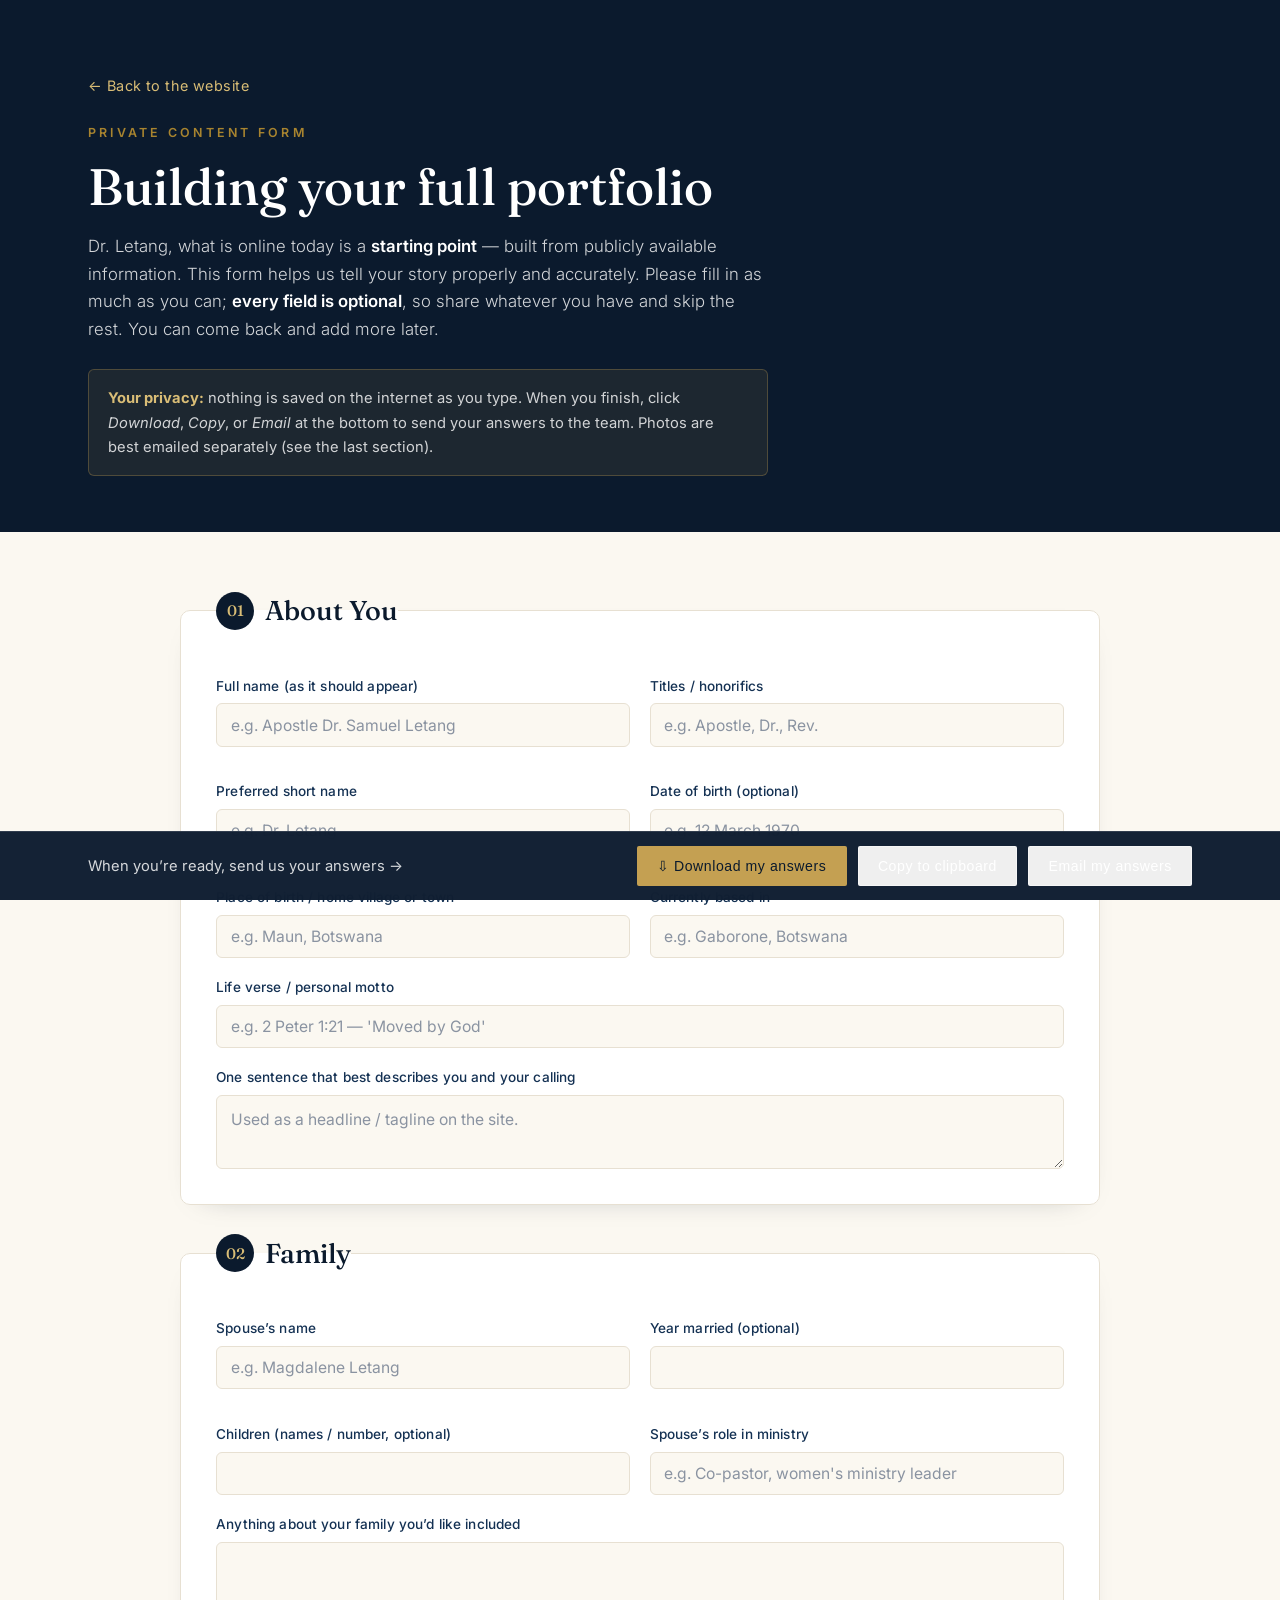
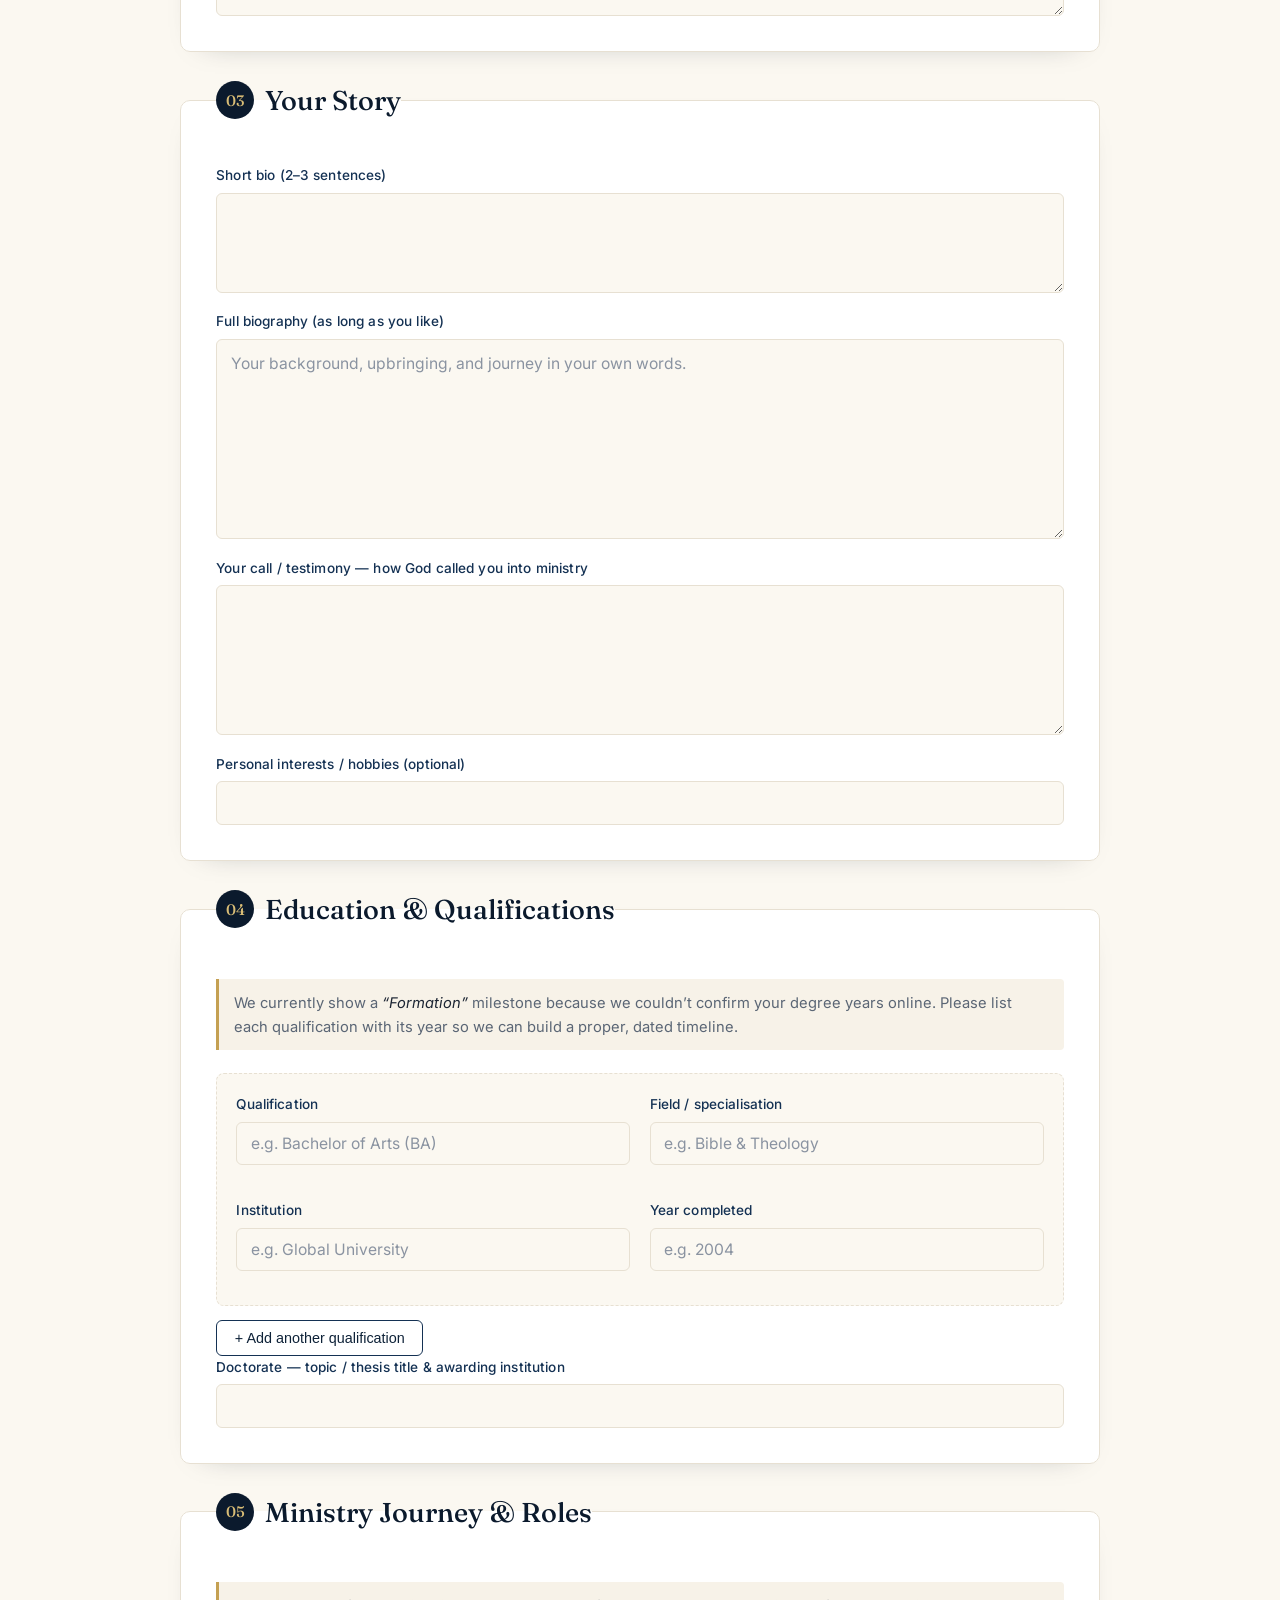
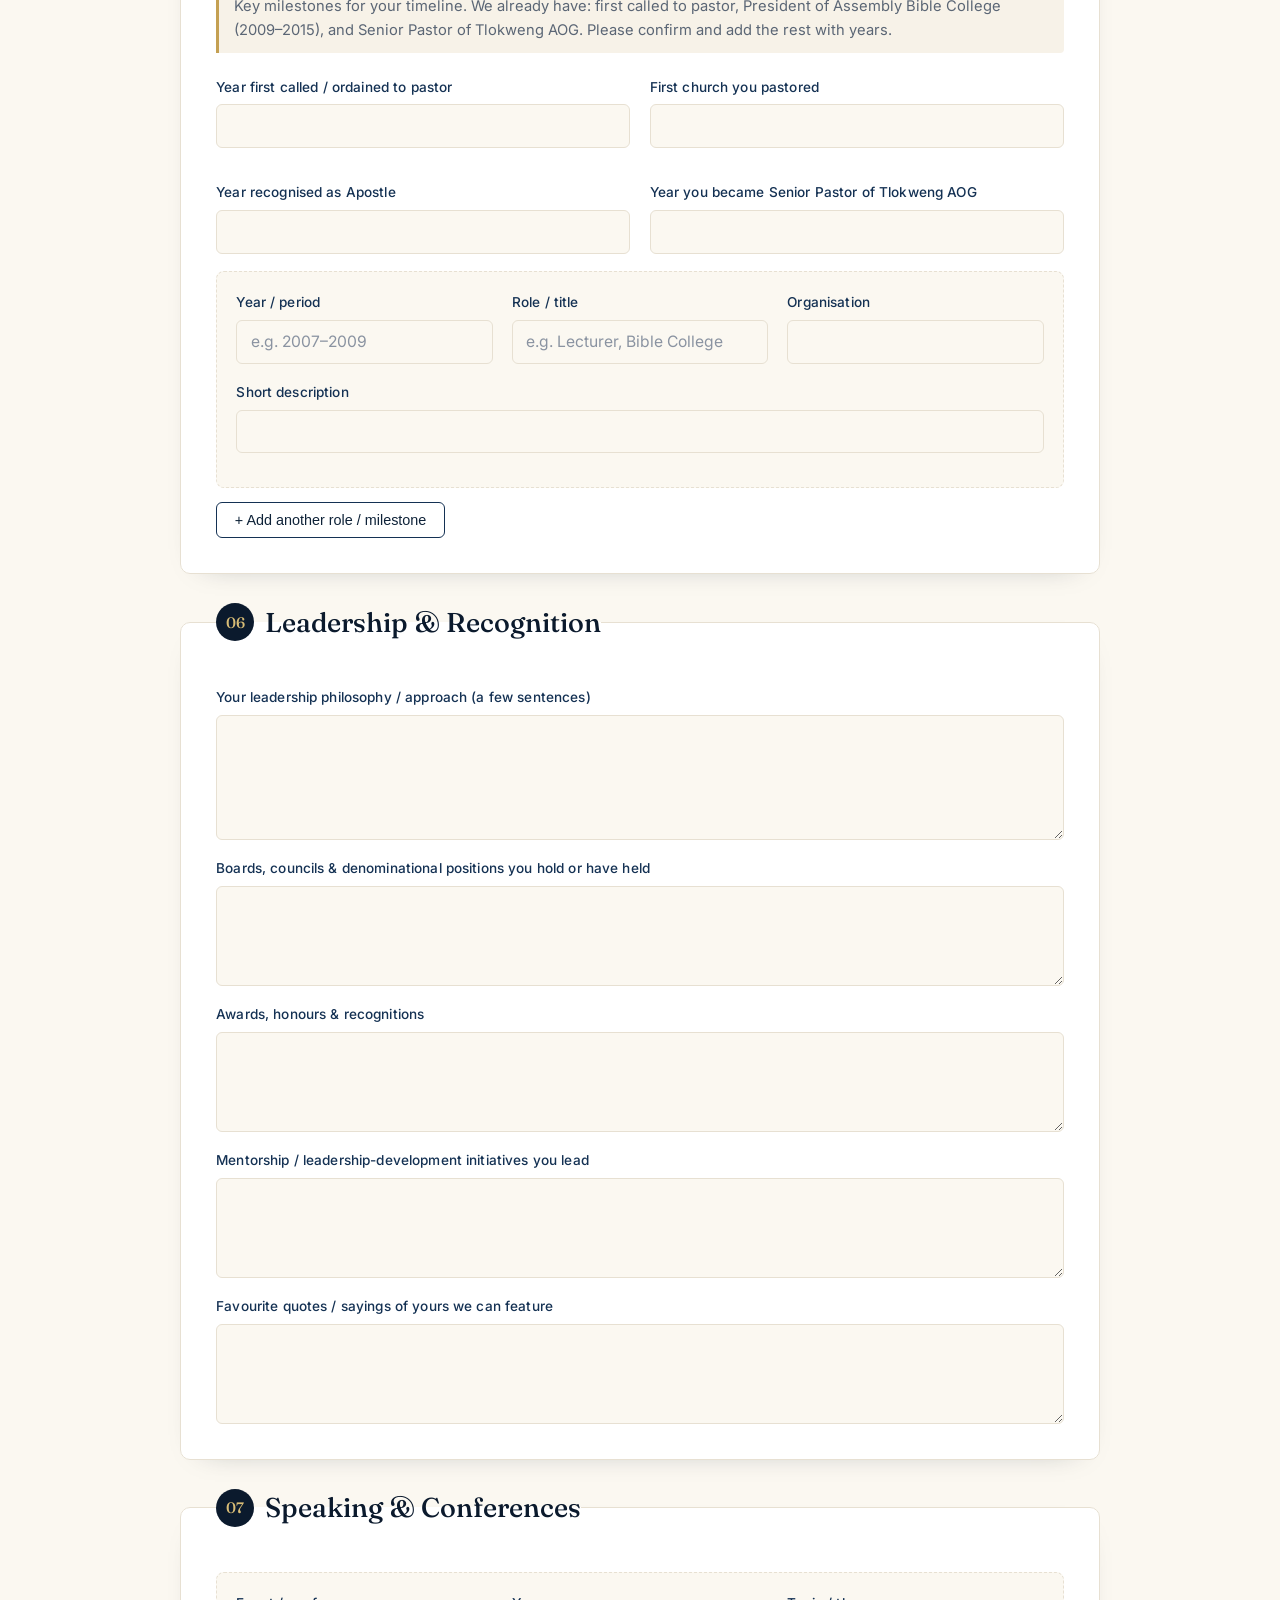
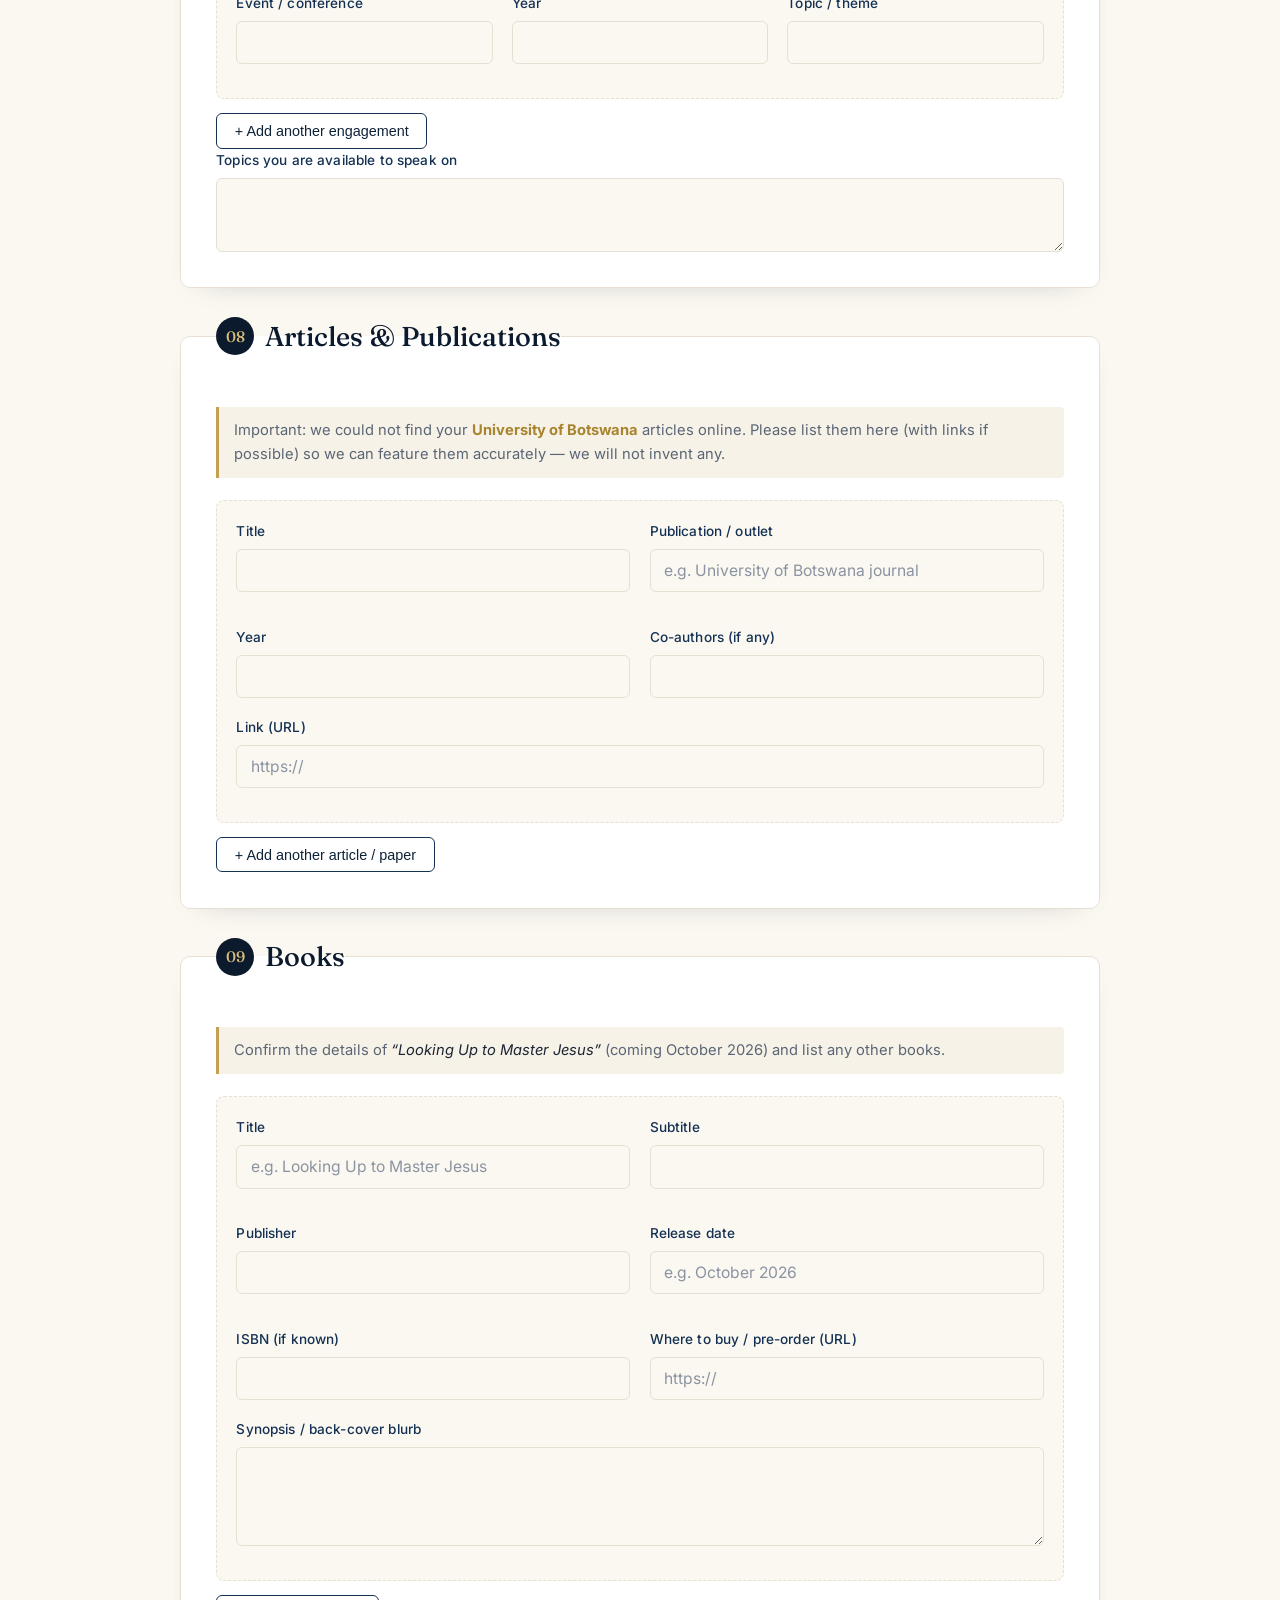
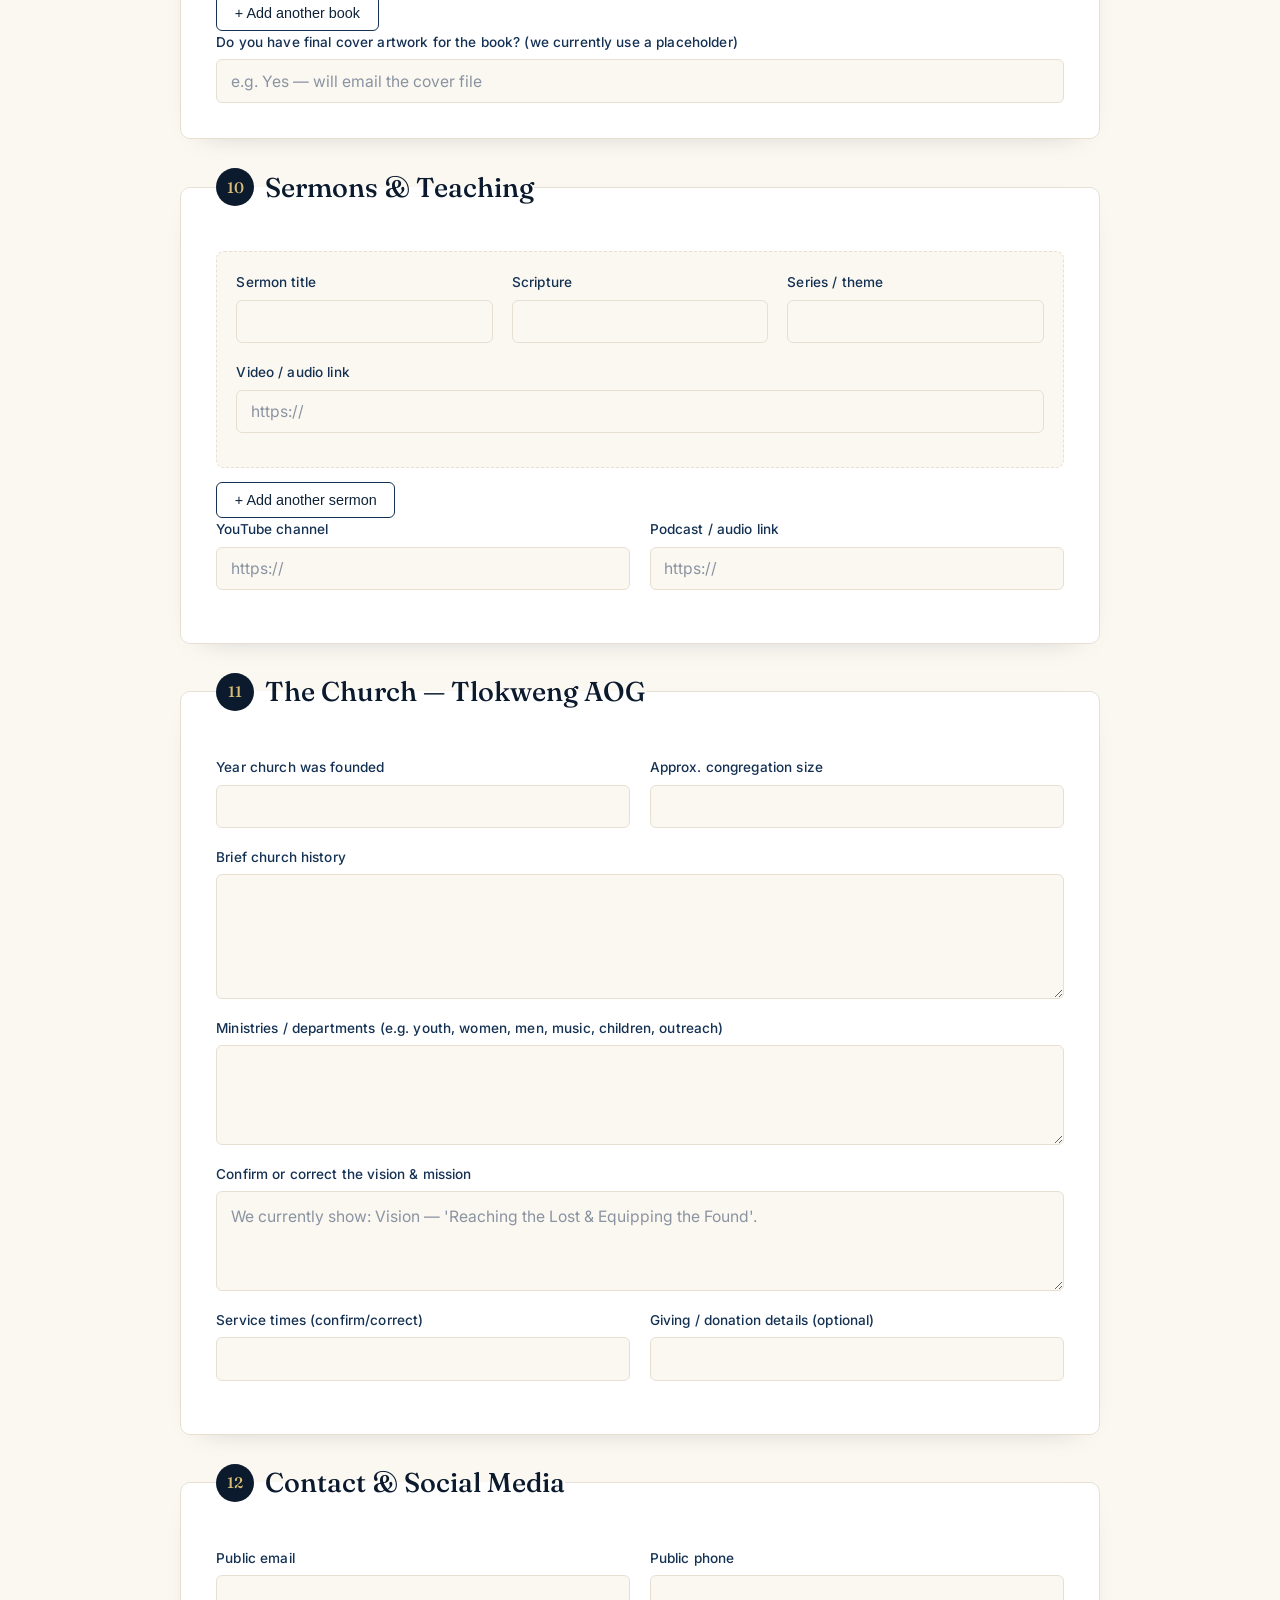
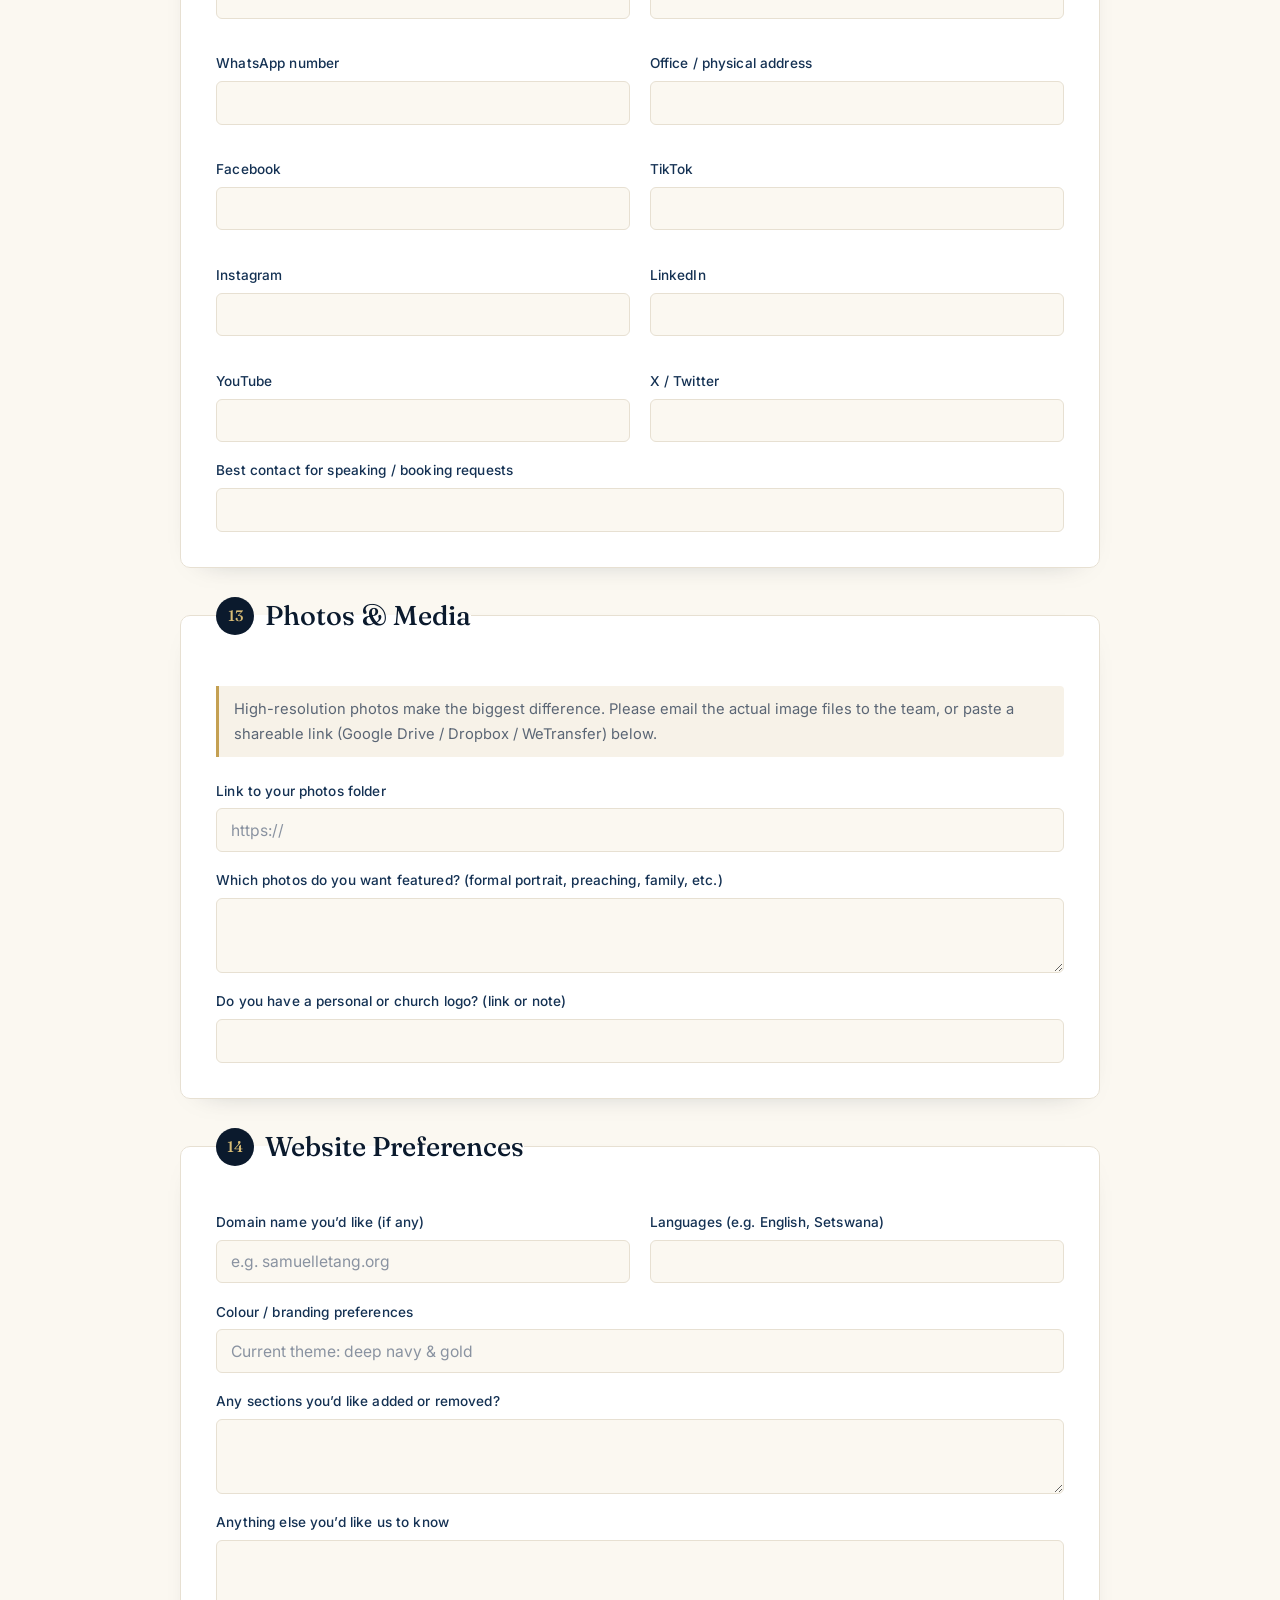
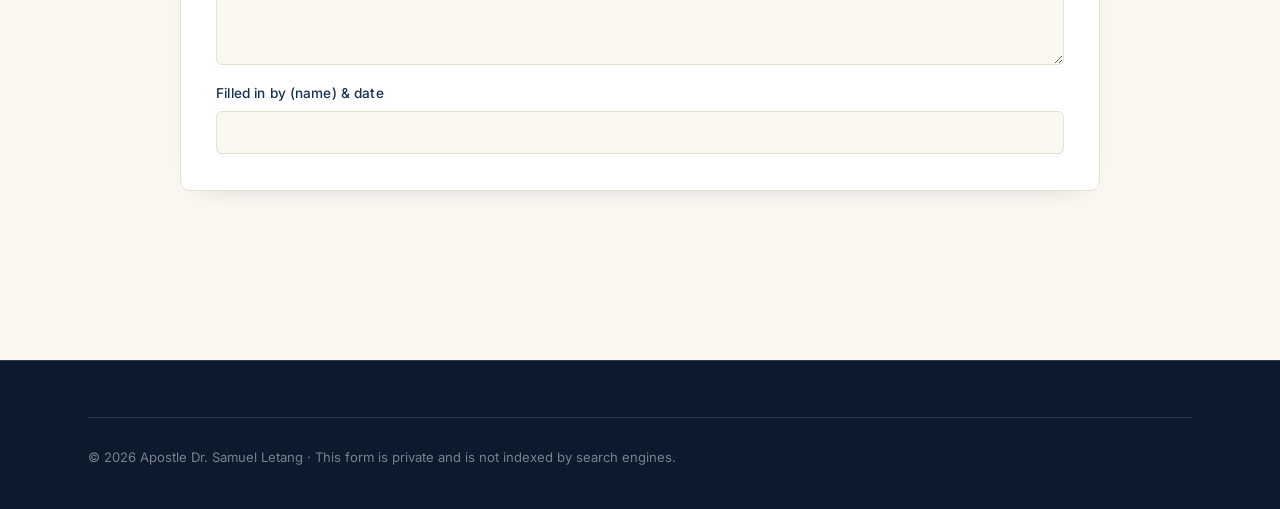
<file: update.html>
<!DOCTYPE html>
<html lang="en">
<head>
  <meta charset="UTF-8" />
  <meta name="viewport" content="width=device-width, initial-scale=1.0" />
  <title>Portfolio Content Form &mdash; Apostle Dr. Samuel Letang</title>
  <meta name="robots" content="noindex, nofollow" />
  <meta name="description" content="Private content form to build out the official portfolio of Apostle Dr. Samuel Letang." />
  <link rel="icon" href="assets/img/favicon.svg" type="image/svg+xml" />
  <link rel="preconnect" href="https://fonts.googleapis.com" />
  <link rel="preconnect" href="https://fonts.gstatic.com" crossorigin />
  <link href="https://fonts.googleapis.com/css2?family=Fraunces:ital,opsz,wght@0,9..144,400;0,9..144,500;0,9..144,600;1,9..144,400&family=Inter:wght@300;400;500;600&display=swap" rel="stylesheet" />
  <link rel="stylesheet" href="assets/css/styles.css" />
  <link rel="stylesheet" href="assets/css/update.css" />
</head>
<body class="form-page">

  <!-- ===== HEADER ===== -->
  <header class="form-hero">
    <div class="container">
      <a href="index.html" class="form-hero__back">&larr; Back to the website</a>
      <p class="eyebrow">Private Content Form</p>
      <h1>Building your full portfolio</h1>
      <p class="form-hero__lead">
        Dr. Letang, what is online today is a <strong>starting point</strong> &mdash; built from
        publicly available information. This form helps us tell your story properly and accurately.
        Please fill in as much as you can; <strong>every field is optional</strong>, so share whatever
        you have and skip the rest. You can come back and add more later.
      </p>
      <div class="form-hero__note">
        <strong>Your privacy:</strong> nothing is saved on the internet as you type. When you finish,
        click <em>Download</em>, <em>Copy</em>, or <em>Email</em> at the bottom to send your answers to
        the team. Photos are best emailed separately (see the last section).
      </div>
    </div>
  </header>

  <main class="container form-main">
    <form id="intakeForm" autocomplete="on">

      <!-- 1. YOU -->
      <fieldset class="fs" data-title="1 · About You">
        <legend><span class="fs__num">01</span> About You</legend>
        <div class="grid grid-2">
          <div class="field"><label for="fullName">Full name (as it should appear)</label>
            <input type="text" id="fullName" data-label="Full name" placeholder="e.g. Apostle Dr. Samuel Letang" /></div>
          <div class="field"><label for="titles">Titles / honorifics</label>
            <input type="text" id="titles" data-label="Titles" placeholder="e.g. Apostle, Dr., Rev." /></div>
          <div class="field"><label for="preferredName">Preferred short name</label>
            <input type="text" id="preferredName" data-label="Preferred short name" placeholder="e.g. Dr. Letang" /></div>
          <div class="field"><label for="dob">Date of birth (optional)</label>
            <input type="text" id="dob" data-label="Date of birth" placeholder="e.g. 12 March 1970" /></div>
          <div class="field"><label for="birthplace">Place of birth / home village or town</label>
            <input type="text" id="birthplace" data-label="Place of birth / home" placeholder="e.g. Maun, Botswana" /></div>
          <div class="field"><label for="basedIn">Currently based in</label>
            <input type="text" id="basedIn" data-label="Based in" placeholder="e.g. Gaborone, Botswana" /></div>
        </div>
        <div class="field"><label for="lifeVerse">Life verse / personal motto</label>
          <input type="text" id="lifeVerse" data-label="Life verse / motto" placeholder="e.g. 2 Peter 1:21 — 'Moved by God'" /></div>
        <div class="field"><label for="oneLine">One sentence that best describes you and your calling</label>
          <textarea id="oneLine" rows="2" data-label="One-line description" placeholder="Used as a headline / tagline on the site."></textarea></div>
      </fieldset>

      <!-- 2. FAMILY -->
      <fieldset class="fs" data-title="2 · Family">
        <legend><span class="fs__num">02</span> Family</legend>
        <div class="grid grid-2">
          <div class="field"><label for="spouse">Spouse&rsquo;s name</label>
            <input type="text" id="spouse" data-label="Spouse" placeholder="e.g. Magdalene Letang" /></div>
          <div class="field"><label for="marriedYear">Year married (optional)</label>
            <input type="text" id="marriedYear" data-label="Year married" /></div>
          <div class="field"><label for="children">Children (names / number, optional)</label>
            <input type="text" id="children" data-label="Children" /></div>
          <div class="field"><label for="spouseRole">Spouse&rsquo;s role in ministry</label>
            <input type="text" id="spouseRole" data-label="Spouse's ministry role" placeholder="e.g. Co-pastor, women's ministry leader" /></div>
        </div>
        <div class="field"><label for="familyNote">Anything about your family you&rsquo;d like included</label>
          <textarea id="familyNote" rows="2" data-label="Family note"></textarea></div>
      </fieldset>

      <!-- 3. STORY / BIO -->
      <fieldset class="fs" data-title="3 · Your Story">
        <legend><span class="fs__num">03</span> Your Story</legend>
        <div class="field"><label for="bioShort">Short bio (2&ndash;3 sentences)</label>
          <textarea id="bioShort" rows="3" data-label="Short bio"></textarea></div>
        <div class="field"><label for="bioFull">Full biography (as long as you like)</label>
          <textarea id="bioFull" rows="7" data-label="Full bio" placeholder="Your background, upbringing, and journey in your own words."></textarea></div>
        <div class="field"><label for="callStory">Your call / testimony &mdash; how God called you into ministry</label>
          <textarea id="callStory" rows="5" data-label="Call & testimony"></textarea></div>
        <div class="field"><label for="interests">Personal interests / hobbies (optional)</label>
          <input type="text" id="interests" data-label="Interests & hobbies" /></div>
      </fieldset>

      <!-- 4. EDUCATION -->
      <fieldset class="fs" data-title="4 · Education & Qualifications">
        <legend><span class="fs__num">04</span> Education &amp; Qualifications</legend>
        <p class="fs__hint">We currently show a <em>&ldquo;Formation&rdquo;</em> milestone because we couldn&rsquo;t confirm your degree years online. Please list each qualification with its year so we can build a proper, dated timeline.</p>
        <div class="repeat" data-label="Qualifications" data-entry="Qualification">
          <div class="repeat__item">
            <div class="grid grid-2">
              <div class="field"><label>Qualification</label><input type="text" data-label="Qualification" placeholder="e.g. Bachelor of Arts (BA)" /></div>
              <div class="field"><label>Field / specialisation</label><input type="text" data-label="Field" placeholder="e.g. Bible & Theology" /></div>
              <div class="field"><label>Institution</label><input type="text" data-label="Institution" placeholder="e.g. Global University" /></div>
              <div class="field"><label>Year completed</label><input type="text" data-label="Year completed" placeholder="e.g. 2004" /></div>
            </div>
            <button type="button" class="repeat__remove" aria-label="Remove this entry">Remove</button>
          </div>
        </div>
        <button type="button" class="btn-add" data-add>+ Add another qualification</button>
        <div class="field"><label for="doctorateTopic">Doctorate &mdash; topic / thesis title &amp; awarding institution</label>
          <input type="text" id="doctorateTopic" data-label="Doctorate topic & institution" /></div>
      </fieldset>

      <!-- 5. MINISTRY JOURNEY -->
      <fieldset class="fs" data-title="5 · Ministry Journey & Roles">
        <legend><span class="fs__num">05</span> Ministry Journey &amp; Roles</legend>
        <p class="fs__hint">Key milestones for your timeline. We already have: first called to pastor, President of Assembly Bible College (2009&ndash;2015), and Senior Pastor of Tlokweng AOG. Please confirm and add the rest with years.</p>
        <div class="grid grid-2">
          <div class="field"><label for="firstCallYear">Year first called / ordained to pastor</label>
            <input type="text" id="firstCallYear" data-label="Year first called/ordained" /></div>
          <div class="field"><label for="firstChurch">First church you pastored</label>
            <input type="text" id="firstChurch" data-label="First church" /></div>
          <div class="field"><label for="apostleYear">Year recognised as Apostle</label>
            <input type="text" id="apostleYear" data-label="Year recognised as Apostle" /></div>
          <div class="field"><label for="tlokwengStart">Year you became Senior Pastor of Tlokweng AOG</label>
            <input type="text" id="tlokwengStart" data-label="Tlokweng senior-pastor start year" /></div>
        </div>
        <div class="repeat" data-label="Roles & milestones" data-entry="Role">
          <div class="repeat__item">
            <div class="grid grid-3">
              <div class="field"><label>Year / period</label><input type="text" data-label="Year/period" placeholder="e.g. 2007–2009" /></div>
              <div class="field"><label>Role / title</label><input type="text" data-label="Role" placeholder="e.g. Lecturer, Bible College" /></div>
              <div class="field"><label>Organisation</label><input type="text" data-label="Organisation" /></div>
            </div>
            <div class="field"><label>Short description</label><input type="text" data-label="Description" /></div>
            <button type="button" class="repeat__remove" aria-label="Remove this entry">Remove</button>
          </div>
        </div>
        <button type="button" class="btn-add" data-add>+ Add another role / milestone</button>
      </fieldset>

      <!-- 6. LEADERSHIP -->
      <fieldset class="fs" data-title="6 · Leadership & Recognition">
        <legend><span class="fs__num">06</span> Leadership &amp; Recognition</legend>
        <div class="field"><label for="leadPhilosophy">Your leadership philosophy / approach (a few sentences)</label>
          <textarea id="leadPhilosophy" rows="4" data-label="Leadership philosophy"></textarea></div>
        <div class="field"><label for="boards">Boards, councils &amp; denominational positions you hold or have held</label>
          <textarea id="boards" rows="3" data-label="Boards & positions"></textarea></div>
        <div class="field"><label for="awards">Awards, honours &amp; recognitions</label>
          <textarea id="awards" rows="3" data-label="Awards & recognitions"></textarea></div>
        <div class="field"><label for="mentorship">Mentorship / leadership-development initiatives you lead</label>
          <textarea id="mentorship" rows="3" data-label="Mentorship initiatives"></textarea></div>
        <div class="field"><label for="favQuotes">Favourite quotes / sayings of yours we can feature</label>
          <textarea id="favQuotes" rows="3" data-label="Signature quotes"></textarea></div>
      </fieldset>

      <!-- 7. SPEAKING -->
      <fieldset class="fs" data-title="7 · Speaking & Conferences">
        <legend><span class="fs__num">07</span> Speaking &amp; Conferences</legend>
        <div class="repeat" data-label="Speaking engagements" data-entry="Event">
          <div class="repeat__item">
            <div class="grid grid-3">
              <div class="field"><label>Event / conference</label><input type="text" data-label="Event" /></div>
              <div class="field"><label>Year</label><input type="text" data-label="Year" /></div>
              <div class="field"><label>Topic / theme</label><input type="text" data-label="Topic" /></div>
            </div>
            <button type="button" class="repeat__remove" aria-label="Remove this entry">Remove</button>
          </div>
        </div>
        <button type="button" class="btn-add" data-add>+ Add another engagement</button>
        <div class="field"><label for="speakTopics">Topics you are available to speak on</label>
          <textarea id="speakTopics" rows="2" data-label="Available speaking topics"></textarea></div>
      </fieldset>

      <!-- 8. PUBLICATIONS -->
      <fieldset class="fs" data-title="8 · Articles & Publications">
        <legend><span class="fs__num">08</span> Articles &amp; Publications</legend>
        <p class="fs__hint">Important: we could not find your <strong>University of Botswana</strong> articles online. Please list them here (with links if possible) so we can feature them accurately &mdash; we will not invent any.</p>
        <div class="repeat" data-label="Articles & papers" data-entry="Publication">
          <div class="repeat__item">
            <div class="grid grid-2">
              <div class="field"><label>Title</label><input type="text" data-label="Title" /></div>
              <div class="field"><label>Publication / outlet</label><input type="text" data-label="Outlet" placeholder="e.g. University of Botswana journal" /></div>
              <div class="field"><label>Year</label><input type="text" data-label="Year" /></div>
              <div class="field"><label>Co-authors (if any)</label><input type="text" data-label="Co-authors" /></div>
            </div>
            <div class="field"><label>Link (URL)</label><input type="url" data-label="Link" placeholder="https://" /></div>
            <button type="button" class="repeat__remove" aria-label="Remove this entry">Remove</button>
          </div>
        </div>
        <button type="button" class="btn-add" data-add>+ Add another article / paper</button>
      </fieldset>

      <!-- 9. BOOKS -->
      <fieldset class="fs" data-title="9 · Books">
        <legend><span class="fs__num">09</span> Books</legend>
        <p class="fs__hint">Confirm the details of <em>&ldquo;Looking Up to Master Jesus&rdquo;</em> (coming October 2026) and list any other books.</p>
        <div class="repeat" data-label="Books" data-entry="Book">
          <div class="repeat__item">
            <div class="grid grid-2">
              <div class="field"><label>Title</label><input type="text" data-label="Title" placeholder="e.g. Looking Up to Master Jesus" /></div>
              <div class="field"><label>Subtitle</label><input type="text" data-label="Subtitle" /></div>
              <div class="field"><label>Publisher</label><input type="text" data-label="Publisher" /></div>
              <div class="field"><label>Release date</label><input type="text" data-label="Release date" placeholder="e.g. October 2026" /></div>
              <div class="field"><label>ISBN (if known)</label><input type="text" data-label="ISBN" /></div>
              <div class="field"><label>Where to buy / pre-order (URL)</label><input type="url" data-label="Purchase link" placeholder="https://" /></div>
            </div>
            <div class="field"><label>Synopsis / back-cover blurb</label><textarea rows="3" data-label="Synopsis"></textarea></div>
            <button type="button" class="repeat__remove" aria-label="Remove this entry">Remove</button>
          </div>
        </div>
        <button type="button" class="btn-add" data-add>+ Add another book</button>
        <div class="field"><label for="coverNote">Do you have final cover artwork for the book? (we currently use a placeholder)</label>
          <input type="text" id="coverNote" data-label="Book cover status" placeholder="e.g. Yes — will email the cover file" /></div>
      </fieldset>

      <!-- 10. SERMONS -->
      <fieldset class="fs" data-title="10 · Sermons & Teaching">
        <legend><span class="fs__num">10</span> Sermons &amp; Teaching</legend>
        <div class="repeat" data-label="Featured sermons" data-entry="Sermon">
          <div class="repeat__item">
            <div class="grid grid-3">
              <div class="field"><label>Sermon title</label><input type="text" data-label="Title" /></div>
              <div class="field"><label>Scripture</label><input type="text" data-label="Scripture" /></div>
              <div class="field"><label>Series / theme</label><input type="text" data-label="Series" /></div>
            </div>
            <div class="field"><label>Video / audio link</label><input type="url" data-label="Link" placeholder="https://" /></div>
            <button type="button" class="repeat__remove" aria-label="Remove this entry">Remove</button>
          </div>
        </div>
        <button type="button" class="btn-add" data-add>+ Add another sermon</button>
        <div class="grid grid-2">
          <div class="field"><label for="youtube">YouTube channel</label><input type="url" id="youtube" data-label="YouTube" placeholder="https://" /></div>
          <div class="field"><label for="podcast">Podcast / audio link</label><input type="url" id="podcast" data-label="Podcast" placeholder="https://" /></div>
        </div>
      </fieldset>

      <!-- 11. CHURCH -->
      <fieldset class="fs" data-title="11 · The Church (Tlokweng AOG)">
        <legend><span class="fs__num">11</span> The Church &mdash; Tlokweng AOG</legend>
        <div class="grid grid-2">
          <div class="field"><label for="churchFounded">Year church was founded</label><input type="text" id="churchFounded" data-label="Founded" /></div>
          <div class="field"><label for="congSize">Approx. congregation size</label><input type="text" id="congSize" data-label="Congregation size" /></div>
        </div>
        <div class="field"><label for="churchHistory">Brief church history</label><textarea id="churchHistory" rows="4" data-label="Church history"></textarea></div>
        <div class="field"><label for="ministries">Ministries / departments (e.g. youth, women, men, music, children, outreach)</label><textarea id="ministries" rows="3" data-label="Ministries & departments"></textarea></div>
        <div class="field"><label for="visionConfirm">Confirm or correct the vision &amp; mission</label><textarea id="visionConfirm" rows="3" data-label="Vision/mission confirmation" placeholder="We currently show: Vision — 'Reaching the Lost & Equipping the Found'."></textarea></div>
        <div class="grid grid-2">
          <div class="field"><label for="serviceTimes">Service times (confirm/correct)</label><input type="text" id="serviceTimes" data-label="Service times" /></div>
          <div class="field"><label for="giving">Giving / donation details (optional)</label><input type="text" id="giving" data-label="Giving details" /></div>
        </div>
      </fieldset>

      <!-- 12. CONTACT & SOCIAL -->
      <fieldset class="fs" data-title="12 · Contact & Social Media">
        <legend><span class="fs__num">12</span> Contact &amp; Social Media</legend>
        <div class="grid grid-2">
          <div class="field"><label for="pubEmail">Public email</label><input type="email" id="pubEmail" data-label="Public email" /></div>
          <div class="field"><label for="pubPhone">Public phone</label><input type="text" id="pubPhone" data-label="Public phone" /></div>
          <div class="field"><label for="whatsapp">WhatsApp number</label><input type="text" id="whatsapp" data-label="WhatsApp" /></div>
          <div class="field"><label for="officeAddr">Office / physical address</label><input type="text" id="officeAddr" data-label="Office address" /></div>
          <div class="field"><label for="sFacebook">Facebook</label><input type="text" id="sFacebook" data-label="Facebook" /></div>
          <div class="field"><label for="sTiktok">TikTok</label><input type="text" id="sTiktok" data-label="TikTok" /></div>
          <div class="field"><label for="sInsta">Instagram</label><input type="text" id="sInsta" data-label="Instagram" /></div>
          <div class="field"><label for="sLinkedin">LinkedIn</label><input type="text" id="sLinkedin" data-label="LinkedIn" /></div>
          <div class="field"><label for="sYouTube">YouTube</label><input type="text" id="sYouTube" data-label="YouTube handle" /></div>
          <div class="field"><label for="sX">X / Twitter</label><input type="text" id="sX" data-label="X / Twitter" /></div>
        </div>
        <div class="field"><label for="bookingContact">Best contact for speaking / booking requests</label><input type="text" id="bookingContact" data-label="Booking contact" /></div>
      </fieldset>

      <!-- 13. PHOTOS -->
      <fieldset class="fs" data-title="13 · Photos & Media">
        <legend><span class="fs__num">13</span> Photos &amp; Media</legend>
        <p class="fs__hint">High-resolution photos make the biggest difference. Please email the actual image files to the team, or paste a shareable link (Google Drive / Dropbox / WeTransfer) below.</p>
        <div class="field"><label for="photoLink">Link to your photos folder</label><input type="url" id="photoLink" data-label="Photos link" placeholder="https://" /></div>
        <div class="field"><label for="photoWishlist">Which photos do you want featured? (formal portrait, preaching, family, etc.)</label><textarea id="photoWishlist" rows="2" data-label="Photo wishlist"></textarea></div>
        <div class="field"><label for="logo">Do you have a personal or church logo? (link or note)</label><input type="text" id="logo" data-label="Logo" /></div>
      </fieldset>

      <!-- 14. PREFERENCES -->
      <fieldset class="fs" data-title="14 · Website Preferences">
        <legend><span class="fs__num">14</span> Website Preferences</legend>
        <div class="grid grid-2">
          <div class="field"><label for="domain">Domain name you&rsquo;d like (if any)</label><input type="text" id="domain" data-label="Preferred domain" placeholder="e.g. samuelletang.org" /></div>
          <div class="field"><label for="languages">Languages (e.g. English, Setswana)</label><input type="text" id="languages" data-label="Languages" /></div>
        </div>
        <div class="field"><label for="colours">Colour / branding preferences</label><input type="text" id="colours" data-label="Branding preferences" placeholder="Current theme: deep navy & gold" /></div>
        <div class="field"><label for="addSections">Any sections you&rsquo;d like added or removed?</label><textarea id="addSections" rows="2" data-label="Section requests"></textarea></div>
        <div class="field"><label for="anythingElse">Anything else you&rsquo;d like us to know</label><textarea id="anythingElse" rows="4" data-label="Anything else"></textarea></div>
        <div class="field"><label for="yourName">Filled in by (name) &amp; date</label><input type="text" id="yourName" data-label="Filled in by" /></div>
      </fieldset>

    </form>
  </main>

  <!-- ===== ACTION BAR ===== -->
  <div class="form-actions" id="formActions">
    <div class="container form-actions__inner">
      <p class="form-actions__status" id="formStatus" aria-live="polite">When you&rsquo;re ready, send us your answers &rarr;</p>
      <div class="form-actions__buttons">
        <button type="button" class="btn btn--gold" id="btnDownload">&#8681; Download my answers</button>
        <button type="button" class="btn btn--ghost-dark" id="btnCopy">Copy to clipboard</button>
        <button type="button" class="btn btn--ghost-dark" id="btnEmail">Email my answers</button>
      </div>
    </div>
  </div>

  <footer class="footer">
    <div class="container footer__inner">
      <p class="footer__copy">&copy; <span id="year"></span> Apostle Dr. Samuel Letang &middot; This form is private and is not indexed by search engines.</p>
    </div>
  </footer>

  <script src="assets/js/update.js"></script>
</body>
</html>
</file>
<file: assets/css/styles.css>
/* =========================================================
   Apostle Dr. Samuel Letang — Portfolio
   Design tone: Distinguished & warm (navy + gold, serif)
   ========================================================= */

:root {
  --navy-900: #0b1a2d;
  --navy-800: #0e2238;
  --navy-700: #143153;
  --navy-600: #1c416c;
  --cream:    #f7f2e8;
  --cream-2:  #fbf8f1;
  --paper:    #ffffff;
  --gold:     #c4a052;
  --gold-2:   #d9bd76;
  --gold-deep:#a8842f;
  --ink:      #1c2533;
  --muted:    #5b6675;
  --muted-2:  #8a93a1;
  --line:     #e7e0d2;
  --line-dark:rgba(255,255,255,.14);

  --serif: 'Fraunces', Georgia, 'Times New Roman', serif;
  --sans:  'Inter', system-ui, -apple-system, Segoe UI, Roboto, sans-serif;

  --maxw: 1200px;
  --ease: cubic-bezier(.22,.61,.36,1);
}

/* ---------- Reset ---------- */
*, *::before, *::after { box-sizing: border-box; margin: 0; padding: 0; }
html { scroll-behavior: smooth; -webkit-text-size-adjust: 100%; }
body {
  font-family: var(--sans);
  color: var(--ink);
  background: var(--cream-2);
  line-height: 1.65;
  font-weight: 400;
  overflow-x: hidden;
}
img { display: block; max-width: 100%; height: auto; }
a { color: inherit; text-decoration: none; }
ul, ol { list-style: none; }

/* ---------- Layout helpers ---------- */
.container { width: 100%; max-width: var(--maxw); margin: 0 auto; padding: 0 clamp(20px, 5vw, 48px); }
.section { padding: clamp(72px, 11vw, 140px) 0; }
.section__head { max-width: 720px; margin-bottom: clamp(40px, 6vw, 72px); }
.section__head.center { margin-left: auto; margin-right: auto; text-align: center; }
.center { text-align: center; }

.eyebrow {
  font-size: .78rem; letter-spacing: .26em; text-transform: uppercase;
  color: var(--gold-deep); font-weight: 600; margin-bottom: 1rem;
}
.section__title {
  font-family: var(--serif);
  font-weight: 500;
  font-size: clamp(1.9rem, 4.6vw, 3.1rem);
  line-height: 1.08;
  letter-spacing: -.01em;
  color: var(--navy-900);
}
.section__lead { margin-top: 1.1rem; font-size: 1.08rem; color: var(--muted); }

/* ---------- Buttons ---------- */
.btn {
  display: inline-flex; align-items: center; justify-content: center;
  padding: .9rem 1.7rem; border-radius: 2px; font-weight: 500;
  font-size: .92rem; letter-spacing: .04em; cursor: pointer;
  transition: all .35s var(--ease); border: 1px solid transparent;
}
.btn--sm { padding: .6rem 1.1rem; font-size: .82rem; }
.btn--gold { background: var(--gold); color: var(--navy-900); }
.btn--gold:hover { background: var(--gold-2); transform: translateY(-2px); box-shadow: 0 10px 26px -10px rgba(196,160,82,.7); }
.btn--ghost { border-color: rgba(255,255,255,.5); color: #fff; }
.btn--ghost:hover { background: rgba(255,255,255,.1); border-color: #fff; }
.btn--ghost-dark { border-color: var(--navy-700); color: var(--navy-800); }
.btn--ghost-dark:hover { background: var(--navy-900); color: var(--cream); border-color: var(--navy-900); }

/* ============== NAVIGATION ============== */
.nav {
  position: fixed; inset: 0 0 auto 0; z-index: 100;
  transition: background .4s var(--ease), box-shadow .4s var(--ease), padding .4s var(--ease);
  padding: 1.4rem 0;
}
.nav__inner {
  max-width: var(--maxw); margin: 0 auto; padding: 0 clamp(20px, 5vw, 48px);
  display: flex; align-items: center; justify-content: space-between;
}
.nav__brand { display: flex; align-items: center; gap: .7rem; }
.nav__monogram {
  display: grid; place-items: center; width: 40px; height: 40px;
  border: 1px solid var(--gold); color: var(--gold);
  font-family: var(--serif); font-weight: 600; font-size: 1.05rem;
  border-radius: 50%; letter-spacing: .02em;
}
.nav__name {
  font-family: var(--serif); font-size: 1.12rem; font-weight: 500;
  color: #fff; transition: color .4s var(--ease);
}
.nav__links { display: flex; align-items: center; gap: 2rem; }
.nav__links a {
  font-size: .9rem; color: rgba(255,255,255,.82); letter-spacing: .02em;
  transition: color .25s; position: relative;
}
.nav__links a:not(.nav__cta)::after {
  content: ''; position: absolute; left: 0; bottom: -6px; width: 0; height: 1px;
  background: var(--gold); transition: width .3s var(--ease);
}
.nav__links a:not(.nav__cta):hover::after { width: 100%; }
.nav__links a:hover { color: #fff; }
.nav__cta {
  border: 1px solid var(--gold); color: var(--gold) !important;
  padding: .5rem 1.15rem; border-radius: 2px;
}
.nav__cta:hover { background: var(--gold); color: var(--navy-900) !important; }

/* scrolled state */
.nav.scrolled {
  background: rgba(11,26,45,.92);
  backdrop-filter: blur(10px);
  box-shadow: 0 1px 0 rgba(255,255,255,.08);
  padding: .85rem 0;
}

.nav__toggle { display: none; flex-direction: column; gap: 5px; background: none; border: 0; cursor: pointer; padding: 6px; }
.nav__toggle span { width: 26px; height: 2px; background: #fff; transition: .3s var(--ease); }

/* ============== HERO ============== */
.hero { position: relative; min-height: 100svh; display: flex; align-items: center; color: #fff; }
.hero__media { position: absolute; inset: 0; z-index: -2; }
.hero__media img { width: 100%; height: 100%; object-fit: cover; object-position: 60% 30%; }
.hero__scrim {
  position: absolute; inset: 0;
  background:
    linear-gradient(100deg, rgba(8,18,31,.94) 0%, rgba(8,18,31,.78) 38%, rgba(8,18,31,.30) 70%, rgba(8,18,31,.55) 100%),
    linear-gradient(0deg, rgba(8,18,31,.7) 0%, rgba(8,18,31,0) 40%);
}
.hero__content { max-width: var(--maxw); margin: 0 auto; padding: 0 clamp(20px,5vw,48px); width: 100%; }
.hero__eyebrow {
  font-size: .82rem; letter-spacing: .3em; text-transform: uppercase;
  color: var(--gold-2); margin-bottom: 1.4rem; font-weight: 500;
}
.hero__title {
  font-family: var(--serif); font-weight: 500;
  font-size: clamp(2.8rem, 8.5vw, 6rem); line-height: .98; letter-spacing: -.02em;
  text-shadow: 0 2px 30px rgba(0,0,0,.3);
}
.hero__subtitle {
  margin-top: 1.6rem; max-width: 560px; font-size: clamp(1rem, 1.6vw, 1.18rem);
  color: rgba(255,255,255,.86); font-weight: 300; line-height: 1.7;
}
.hero__actions { margin-top: 2.4rem; display: flex; flex-wrap: wrap; gap: 1rem; }
.hero__scroll {
  position: absolute; left: 50%; bottom: 30px; transform: translateX(-50%);
  width: 26px; height: 42px; border: 1.5px solid rgba(255,255,255,.5); border-radius: 14px;
}
.hero__scroll span {
  position: absolute; left: 50%; top: 8px; width: 3px; height: 7px; border-radius: 2px;
  background: var(--gold-2); transform: translateX(-50%); animation: scrolldot 1.8s infinite;
}
@keyframes scrolldot { 0%{opacity:0; top:8px} 30%{opacity:1} 60%{opacity:1; top:22px} 100%{opacity:0; top:22px} }

/* ============== ABOUT ============== */
.about { background: var(--cream-2); }
.about__grid { display: grid; grid-template-columns: 0.85fr 1fr; gap: clamp(36px, 6vw, 84px); align-items: center; }
.about__media { position: relative; }
.about__media img {
  width: 100%; border-radius: 3px; aspect-ratio: 3/3.6; object-fit: cover; object-position: 50% 25%;
  box-shadow: 0 30px 60px -28px rgba(11,26,45,.5);
}
.about__media::before {
  content: ''; position: absolute; inset: 18px -18px -18px 18px; border: 1px solid var(--gold);
  z-index: -1; border-radius: 3px;
}
.about__media-badge {
  position: absolute; bottom: 18px; left: -18px; background: var(--navy-900); color: var(--cream);
  padding: .7rem 1.2rem; font-size: .72rem; letter-spacing: .18em; text-transform: uppercase;
}
.about__media-badge span { color: var(--gold-2); }
.about__text p { margin-top: 1.1rem; color: var(--muted); font-size: 1.04rem; }
.about__text p:first-child { margin-top: 1.6rem; }
.about__text strong { color: var(--ink); font-weight: 600; }

.credentials { margin-top: 2.2rem; border-top: 1px solid var(--line); }
.credentials li { display: grid; grid-template-columns: 150px 1fr; gap: 1rem; padding: .95rem 0; border-bottom: 1px solid var(--line); }
.credentials__k { font-family: var(--serif); color: var(--navy-700); font-weight: 600; font-size: 1rem; }
.credentials__v { color: var(--muted); font-size: .95rem; align-self: center; }

/* ============== JOURNEY ============== */
.journey { background: var(--navy-900); color: var(--cream); position: relative; }
.journey .section__title { color: #fff; }
.journey .section__lead { color: rgba(255,255,255,.66); }
.journey .eyebrow { color: var(--gold-2); }

.timeline { max-width: 760px; margin: 0 auto; position: relative; padding-left: 0; }
.timeline::before {
  content: ''; position: absolute; left: 110px; top: 8px; bottom: 8px; width: 1px;
  background: linear-gradient(var(--gold), rgba(196,160,82,.15));
}
.timeline__item { position: relative; display: grid; grid-template-columns: 110px 1fr; gap: 2.2rem; padding-bottom: 2.6rem; }
.timeline__item:last-child { padding-bottom: 0; }
.timeline__year {
  font-family: var(--serif); font-size: 1.05rem; color: var(--gold-2); font-weight: 600;
  text-align: right; padding-top: .35rem; white-space: nowrap;
}
.timeline__item::before {
  content: ''; position: absolute; left: 105px; top: .65rem; width: 11px; height: 11px;
  background: var(--gold); border-radius: 50%; box-shadow: 0 0 0 5px rgba(196,160,82,.18);
}
.timeline__card { padding-left: .4rem; }
.timeline__card h3 { font-family: var(--serif); font-weight: 500; font-size: 1.3rem; color: #fff; }
.timeline__card p { margin-top: .5rem; color: rgba(255,255,255,.72); font-size: .98rem; }
.timeline__card--accent { background: rgba(196,160,82,.08); border: 1px solid rgba(196,160,82,.3); border-radius: 4px; padding: 1.1rem 1.3rem; margin-left: -.5rem; }

/* ============== LEADERSHIP ============== */
.leadership { background: var(--cream-2); }
.pillars { display: grid; grid-template-columns: repeat(2, 1fr); gap: 1px; background: var(--line); border: 1px solid var(--line); }
.pillar { background: var(--cream-2); padding: clamp(1.6rem, 3vw, 2.4rem); transition: background .35s var(--ease); }
.pillar:hover { background: var(--paper); }
.pillar__num { font-family: var(--serif); font-size: 1.05rem; color: var(--gold-deep); font-weight: 600; }
.pillar h3 { font-family: var(--serif); font-weight: 500; font-size: 1.4rem; color: var(--navy-900); margin-top: .5rem; }
.pillar p { margin-top: .7rem; color: var(--muted); font-size: 1rem; }

.lead-feature { margin: clamp(40px,6vw,72px) auto 0; max-width: 960px; position: relative; }
.lead-feature img {
  width: 100%; border-radius: 4px; aspect-ratio: 16/8; object-fit: cover; object-position: 50% 35%;
  box-shadow: 0 30px 60px -30px rgba(11,26,45,.55);
}
.lead-feature::after {
  content: ''; position: absolute; inset: 14px 14px auto auto; width: 64px; height: 64px;
  border-top: 2px solid var(--gold); border-right: 2px solid var(--gold); opacity: .8;
}
.lead-feature figcaption {
  margin-top: 1rem; text-align: center; font-family: var(--serif); font-style: italic;
  color: var(--muted); font-size: 1.02rem;
}

.pullquote { margin: clamp(48px,7vw,84px) auto 0; max-width: 860px; text-align: center; position: relative; }
.pullquote::before {
  content: '\201C'; font-family: var(--serif); font-size: 6rem; color: var(--gold);
  opacity: .35; line-height: .6; display: block; margin-bottom: .2rem;
}
.pullquote blockquote { font-family: var(--serif); font-weight: 400; font-style: italic; font-size: clamp(1.4rem, 3.2vw, 2.1rem); line-height: 1.35; color: var(--navy-800); }
.pullquote figcaption { margin-top: 1.4rem; font-size: .9rem; letter-spacing: .08em; color: var(--muted); text-transform: uppercase; }
.pullquote cite { color: var(--gold-deep); font-style: normal; }

/* ============== MESSAGES ============== */
.messages { background: var(--navy-800); color: var(--cream); }
.messages .section__title { color: #fff; }
.messages .section__lead { color: rgba(255,255,255,.66); }
.messages .eyebrow { color: var(--gold-2); }

.msg-grid { display: grid; grid-template-columns: repeat(3, 1fr); gap: 1.4rem; }
.msg-card {
  display: flex; flex-direction: column; padding: 1.7rem 1.6rem;
  background: rgba(255,255,255,.04); border: 1px solid rgba(255,255,255,.1);
  border-radius: 4px; transition: transform .4s var(--ease), border-color .4s var(--ease), background .4s var(--ease);
  min-height: 200px;
}
.msg-card:hover { transform: translateY(-5px); border-color: var(--gold); background: rgba(196,160,82,.07); }
.msg-card__series { font-size: .72rem; letter-spacing: .18em; text-transform: uppercase; color: var(--gold-2); margin-bottom: .9rem; }
.msg-card__title { font-family: var(--serif); font-weight: 500; font-size: 1.45rem; line-height: 1.15; color: #fff; }
.msg-card__scripture { margin-top: auto; padding-top: 1.3rem; font-size: .92rem; color: rgba(255,255,255,.6); display: flex; align-items: center; gap: .5rem; }
.msg-card__scripture::before { content: ''; width: 18px; height: 1px; background: var(--gold); }
.messages__cta { margin-top: clamp(40px,6vw,64px); display: flex; gap: 1rem; justify-content: center; flex-wrap: wrap; }
.messages .btn--ghost-dark { border-color: rgba(255,255,255,.4); color: #fff; }
.messages .btn--ghost-dark:hover { background: #fff; color: var(--navy-900); border-color: #fff; }

/* ============== BOOK ============== */
.book { position: relative; background: var(--navy-900); color: var(--cream); overflow: hidden; }
.book__bg {
  position: absolute; inset: 0; z-index: 0;
  background: url('../img/preaching-2.jpg') center 18% / cover no-repeat;
  opacity: .07; filter: grayscale(.35);
}
.book .container { position: relative; z-index: 1; }
.book__grid { display: grid; grid-template-columns: .82fr 1fr; gap: clamp(40px, 7vw, 96px); align-items: center; }
.book .section__title { color: #fff; font-style: italic; }
.book .eyebrow { color: var(--gold-2); }

.book__cover { perspective: 1500px; }
.book__cover-inner {
  position: relative; max-width: 360px; margin: 0 auto;
  transform: rotateY(-15deg) rotateX(3deg); transform-style: preserve-3d;
  transition: transform .6s var(--ease);
}
.book__cover:hover .book__cover-inner { transform: rotateY(-6deg) rotateX(1deg); }
.book__cover-inner img {
  width: 100%; display: block; border-radius: 2px 7px 7px 2px;
  box-shadow: -16px 26px 64px -20px rgba(0,0,0,.8), 0 4px 16px rgba(0,0,0,.4);
}
.book__cover-inner::before {
  content: ''; position: absolute; left: 0; top: 0; bottom: 0; width: 13px; border-radius: 2px 0 0 2px;
  background: linear-gradient(90deg, rgba(0,0,0,.45), rgba(255,255,255,.14));
}
.book__tagline { font-family: var(--serif); font-style: italic; font-size: clamp(1.15rem, 2.2vw, 1.5rem); color: var(--gold-2); margin-top: 1.1rem; }
.book__text p { margin-top: 1rem; color: rgba(255,255,255,.78); font-size: 1.04rem; }
.book__points { margin-top: 1.7rem; display: grid; gap: .65rem; }
.book__points li { padding-left: 1.7rem; position: relative; color: rgba(255,255,255,.85); }
.book__points li::before { content: ''; position: absolute; left: 0; top: .55em; width: 8px; height: 8px; background: var(--gold); transform: rotate(45deg); }
.book__cta { margin-top: 2.1rem; display: flex; flex-wrap: wrap; align-items: center; gap: 1.2rem; }
.book__release { font-size: .85rem; color: var(--gold-2); letter-spacing: .03em; }

/* ============== WRITING ============== */
.writing { background: var(--cream-2); }
.articles { display: grid; grid-template-columns: repeat(3, 1fr); gap: 1.6rem; }
.article {
  background: var(--paper); border: 1px solid var(--line); border-radius: 4px;
  padding: 2rem 1.8rem; display: flex; flex-direction: column;
  transition: transform .4s var(--ease), box-shadow .4s var(--ease);
  border-top: 3px solid var(--gold);
}
.article:hover { transform: translateY(-5px); box-shadow: 0 24px 48px -28px rgba(11,26,45,.45); }
.article__meta { font-size: .74rem; letter-spacing: .14em; text-transform: uppercase; color: var(--gold-deep); }
.article__title { font-family: var(--serif); font-weight: 500; font-size: 1.42rem; line-height: 1.2; color: var(--navy-900); margin-top: .8rem; }
.article__excerpt { margin-top: .9rem; color: var(--muted); font-size: .98rem; flex-grow: 1; }
.article__link { margin-top: 1.4rem; color: var(--navy-700); font-weight: 500; font-size: .9rem; letter-spacing: .03em; }
.article__link:hover { color: var(--gold-deep); }
.writing__note { margin-top: 2.4rem; text-align: center; color: var(--muted); font-size: .98rem; }
.writing__note a { color: var(--gold-deep); border-bottom: 1px solid var(--gold); }

/* ============== GALLERY ============== */
.gallery { background: var(--paper); }
.gallery__grid {
  display: grid; grid-template-columns: repeat(3, 1fr); grid-auto-rows: 220px; gap: 14px;
}
.gallery__item { overflow: hidden; border-radius: 3px; position: relative; }
.gallery__item img { width: 100%; height: 100%; object-fit: cover; transition: transform .8s var(--ease); }
.gallery__item:hover img { transform: scale(1.06); }
.gallery__item--tall { grid-row: span 2; }
.gallery__item--wide { grid-column: span 2; }

/* ============== CHURCH ============== */
.church { background: var(--navy-900); color: var(--cream); }
.church__grid { display: grid; grid-template-columns: 1.3fr .9fr; gap: clamp(36px, 6vw, 72px); align-items: start; }
.church .section__title { color: #fff; }
.church .eyebrow { color: var(--gold-2); }
.church__lead { margin-top: 1.2rem; color: rgba(255,255,255,.74); font-size: 1.08rem; max-width: 540px; }
.church__statements { display: grid; grid-template-columns: 1fr 1fr; gap: 1.6rem; margin-top: 2.4rem; }
.church__statements h4 { font-size: .76rem; letter-spacing: .2em; text-transform: uppercase; color: var(--gold-2); }
.church__statements p { font-family: var(--serif); font-size: 1.2rem; color: #fff; margin-top: .5rem; font-style: italic; }
.church__statements span { color: rgba(255,255,255,.6); font-size: .95rem; font-style: normal; }
.values { margin-top: 2.4rem; padding-top: 2rem; border-top: 1px solid var(--line-dark); }
.values__label { font-size: .82rem; letter-spacing: .14em; text-transform: uppercase; color: rgba(255,255,255,.66); margin-bottom: 1rem; }
.values__label strong { color: var(--gold-2); }
.values ul { display: grid; gap: .7rem; }
.values li { color: rgba(255,255,255,.78); padding-left: 1.4rem; position: relative; }
.values li::before { content: ''; position: absolute; left: 0; top: .65em; width: 7px; height: 7px; background: var(--gold); border-radius: 50%; }
.values strong { color: #fff; }

.church__card { background: rgba(255,255,255,.05); border: 1px solid rgba(255,255,255,.12); border-radius: 6px; padding: clamp(1.6rem, 3vw, 2.2rem); }
.church__card h3 { font-family: var(--serif); font-weight: 500; font-size: 1.5rem; color: #fff; margin-bottom: 1.2rem; }
.services li { display: flex; justify-content: space-between; gap: 1rem; padding: .85rem 0; border-bottom: 1px solid var(--line-dark); }
.services li:last-child { border-bottom: 0; }
.services__day { color: rgba(255,255,255,.86); font-size: .95rem; }
.services__time { color: var(--gold-2); font-size: .9rem; white-space: nowrap; }
.church__location { margin-top: 1.4rem; padding-top: 1.4rem; border-top: 1px solid var(--line-dark); }
.church__location p { color: rgba(255,255,255,.8); font-size: .95rem; margin-bottom: 1rem; }

/* ============== CONTACT ============== */
.contact { background: var(--cream-2); }
.contact__grid { display: grid; grid-template-columns: 1.4fr .85fr; gap: clamp(28px, 4vw, 56px); align-items: start; }

/* direct contact form */
.contact-form {
  background: var(--paper); border: 1px solid var(--line); border-radius: 10px;
  padding: clamp(1.4rem, 3vw, 2.2rem); box-shadow: 0 16px 40px -28px rgba(11,26,45,.45);
}
.cf-grid { display: grid; grid-template-columns: 1fr 1fr; gap: 1rem 1.2rem; }
.cf-field { display: flex; flex-direction: column; margin-bottom: 1.1rem; }
.cf-field label { font-size: .82rem; font-weight: 500; color: var(--navy-700); margin-bottom: .4rem; }
.cf-field input, .cf-field textarea, .cf-field select {
  font-family: var(--sans); font-size: .98rem; color: var(--ink);
  background: var(--cream-2); border: 1px solid var(--line); border-radius: 6px;
  padding: .7rem .85rem; width: 100%; transition: border-color .2s, box-shadow .2s, background .2s;
}
.cf-field textarea { resize: vertical; line-height: 1.6; }
.cf-field input:focus, .cf-field textarea:focus, .cf-field select:focus {
  outline: none; border-color: var(--gold); background: #fff; box-shadow: 0 0 0 3px rgba(196,160,82,.18);
}
.cf-field input.invalid, .cf-field textarea.invalid { border-color: #c0492f; box-shadow: 0 0 0 3px rgba(192,73,47,.14); }
.contact-form__foot { display: flex; align-items: center; gap: 1.2rem; flex-wrap: wrap; margin-top: .4rem; }
.contact-form__status { font-size: .9rem; color: var(--muted); }
.contact-form__status.ok { color: var(--gold-deep); }
.contact-form__status.err { color: #c0492f; }

/* secondary: office + church */
.contact-aside { display: grid; gap: 1.2rem; }
.contact-aside__block { background: var(--paper); border: 1px solid var(--line); border-radius: 10px; padding: 1.4rem 1.5rem; }
.contact-aside__block h3 { font-family: var(--serif); font-weight: 500; font-size: 1.3rem; color: var(--navy-900); }
.contact-aside__block h4 { font-size: .76rem; letter-spacing: .16em; text-transform: uppercase; color: var(--gold-deep); }
.contact-aside__block p { color: var(--muted); font-size: .92rem; margin: .35rem 0 .9rem; }
.contact-aside__line { display: block; color: var(--navy-700); font-size: .98rem; padding: .3rem 0; transition: color .2s; }
.contact-aside__line:hover { color: var(--gold-deep); }
.contact-aside__socials { display: flex; gap: .8rem; align-items: center; color: var(--muted-2); font-size: .9rem; padding-left: .2rem; }
.contact-aside__socials a { color: var(--navy-700); font-weight: 500; transition: color .25s; }
.contact-aside__socials a:hover { color: var(--gold-deep); }

/* ============== AREAS OF IMPACT ============== */
.impact { background: var(--cream); }
.impact-grid { display: grid; grid-template-columns: repeat(3, 1fr); gap: 1.4rem; }
.impact-card {
  display: flex; flex-direction: column; background: var(--paper);
  border: 1px solid var(--line); border-radius: 10px; padding: 1.8rem 1.7rem;
  border-top: 3px solid transparent;
  transition: transform .4s var(--ease), box-shadow .4s var(--ease), border-color .4s var(--ease);
}
.impact-card:hover { transform: translateY(-6px); border-top-color: var(--gold); box-shadow: 0 26px 52px -30px rgba(11,26,45,.5); }
.impact-card__num { font-family: var(--serif); font-size: 1rem; color: var(--gold-deep); font-weight: 600; }
.impact-card h3 { font-family: var(--serif); font-weight: 500; font-size: 1.4rem; color: var(--navy-900); margin-top: .4rem; }
.impact-card p { margin-top: .7rem; color: var(--muted); font-size: .98rem; flex-grow: 1; }
.impact-card__go { margin-top: 1.2rem; font-size: .82rem; letter-spacing: .06em; color: var(--navy-700); font-weight: 500; transition: color .25s; }
.impact-card:hover .impact-card__go { color: var(--gold-deep); }

/* ============== FOOTER ============== */
.footer { background: var(--navy-900); color: rgba(255,255,255,.7); padding: 3.5rem 0 2.5rem; border-top: 1px solid var(--line-dark); }
.footer__inner { display: grid; grid-template-columns: 1fr auto; gap: 1.8rem 2rem; align-items: center; }
.footer__brand { display: flex; align-items: center; gap: 1rem; }
.footer__name { font-family: var(--serif); color: #fff; font-size: 1.15rem; }
.footer__tag { font-size: .82rem; color: var(--gold-2); letter-spacing: .04em; }
.footer__links { display: flex; gap: 1.6rem; flex-wrap: wrap; }
.footer__links a { font-size: .9rem; transition: color .25s; }
.footer__links a:hover { color: var(--gold-2); }
.footer__copy { grid-column: 1 / -1; padding-top: 1.8rem; border-top: 1px solid var(--line-dark); font-size: .82rem; color: rgba(255,255,255,.45); }

/* ============== REVEAL ANIMATION ============== */
.reveal { opacity: 0; transform: translateY(26px); transition: opacity .8s var(--ease), transform .8s var(--ease); }
.reveal.in { opacity: 1; transform: none; }
.reveal:nth-child(2) { transition-delay: .06s; }
.reveal:nth-child(3) { transition-delay: .12s; }
.reveal:nth-child(4) { transition-delay: .18s; }

@media (prefers-reduced-motion: reduce) {
  .reveal { opacity: 1; transform: none; transition: none; }
  html { scroll-behavior: auto; }
  .hero__scroll span { animation: none; }
}

/* ============== RESPONSIVE ============== */
@media (max-width: 980px) {
  .about__grid { grid-template-columns: 1fr; }
  .about__media { max-width: 420px; }
  .church__grid { grid-template-columns: 1fr; }
  .book__grid { grid-template-columns: 1fr; text-align: center; }
  .book__cover-inner { transform: rotateY(-8deg); max-width: 300px; margin-bottom: 1.5rem; }
  .book__points { text-align: left; max-width: 460px; margin-left: auto; margin-right: auto; }
  .book__cta { justify-content: center; }
  .contact__grid { grid-template-columns: 1fr; }
  .msg-grid, .articles, .impact-grid { grid-template-columns: repeat(2, 1fr); }
}

@media (max-width: 760px) {
  .nav__links {
    position: fixed; inset: 0 0 0 auto; width: min(80vw, 320px);
    flex-direction: column; align-items: flex-start; justify-content: center; gap: 1.6rem;
    background: var(--navy-900); padding: 2rem 2.2rem;
    transform: translateX(100%); transition: transform .4s var(--ease);
    box-shadow: -20px 0 60px -20px rgba(0,0,0,.6);
  }
  .nav__links.open { transform: translateX(0); }
  .nav__links a { font-size: 1.1rem; }
  .nav__toggle { display: flex; z-index: 110; }
  .nav.menu-open .nav__toggle span:nth-child(1) { transform: translateY(7px) rotate(45deg); }
  .nav.menu-open .nav__toggle span:nth-child(2) { opacity: 0; }
  .nav.menu-open .nav__toggle span:nth-child(3) { transform: translateY(-7px) rotate(-45deg); }

  .pillars { grid-template-columns: 1fr; }
  .msg-grid, .articles, .cf-grid, .impact-grid, .church__statements { grid-template-columns: 1fr; }
  .gallery__grid { grid-template-columns: repeat(2, 1fr); grid-auto-rows: 170px; }
  .gallery__item--wide { grid-column: span 2; }
  .footer__inner { grid-template-columns: 1fr; }

  .timeline::before { left: 6px; }
  .timeline__item { grid-template-columns: 1fr; gap: .6rem; padding-left: 30px; }
  .timeline__year { text-align: left; }
  .timeline__item::before { left: 1px; top: .4rem; }
  .timeline__card--accent { margin-left: 0; }
}

@media (max-width: 460px) {
  .gallery__grid { grid-template-columns: 1fr; grid-auto-rows: 220px; }
  .gallery__item--wide, .gallery__item--tall { grid-column: auto; grid-row: auto; }
  .hero__actions .btn { flex: 1 1 auto; }
}
</file>
<file: assets/css/update.css>
/* =========================================================
   Portfolio Content Form — Apostle Dr. Samuel Letang
   (layered on top of styles.css; reuses :root tokens)
   ========================================================= */

.form-page { background: var(--cream-2); }

/* ---------- Hero ---------- */
.form-hero {
  background: var(--navy-900); color: var(--cream);
  padding: clamp(2.4rem, 6vw, 4.5rem) 0 clamp(2rem, 5vw, 3.5rem);
}
.form-hero__back {
  display: inline-block; color: var(--gold-2); font-size: .9rem; letter-spacing: .03em;
  margin-bottom: 1.6rem; transition: color .25s;
}
.form-hero__back:hover { color: #fff; }
.form-hero h1 {
  font-family: var(--serif); font-weight: 500; color: #fff;
  font-size: clamp(2rem, 5vw, 3.2rem); line-height: 1.05; margin-top: .4rem;
}
.form-hero__lead { margin-top: 1.2rem; max-width: 680px; color: rgba(255,255,255,.82); font-size: 1.05rem; font-weight: 300; }
.form-hero__lead strong { color: #fff; font-weight: 600; }
.form-hero__note {
  margin-top: 1.6rem; max-width: 680px; font-size: .92rem; color: rgba(255,255,255,.8);
  background: rgba(196,160,82,.1); border: 1px solid rgba(196,160,82,.3);
  border-radius: 6px; padding: 1rem 1.2rem;
}
.form-hero__note strong { color: var(--gold-2); }

/* ---------- Main / spacing for sticky bar ---------- */
.form-main { padding: clamp(2.4rem, 5vw, 3.5rem) 0 9rem; max-width: 920px; }

/* ---------- Fieldsets ---------- */
.fs {
  border: 1px solid var(--line); border-radius: 10px; background: var(--paper);
  padding: clamp(1.4rem, 3vw, 2.2rem); margin-bottom: 1.6rem;
  box-shadow: 0 10px 30px -24px rgba(11,26,45,.4);
}
.fs legend {
  display: flex; align-items: center; gap: .7rem;
  font-family: var(--serif); font-weight: 500; font-size: clamp(1.3rem, 2.6vw, 1.7rem);
  color: var(--navy-900); padding: 0; margin-bottom: .4rem;
}
.fs__num {
  display: inline-grid; place-items: center; width: 38px; height: 38px; flex: none;
  border-radius: 50%; background: var(--navy-900); color: var(--gold-2);
  font-family: var(--serif); font-size: .95rem;
}
.fs__hint {
  font-size: .92rem; color: var(--muted); background: var(--cream);
  border-left: 3px solid var(--gold); padding: .7rem .9rem; border-radius: 0 4px 4px 0;
  margin: .4rem 0 1.4rem;
}
.fs__hint strong { color: var(--gold-deep); }
.fs__hint em { color: var(--ink); font-style: italic; }

/* ---------- Fields ---------- */
.field { margin-bottom: 1.1rem; display: flex; flex-direction: column; }
.field:last-child { margin-bottom: 0; }
.field label {
  font-size: .85rem; font-weight: 500; color: var(--navy-700);
  margin-bottom: .4rem; letter-spacing: .01em;
}
.field input,
.field textarea,
.field select {
  font-family: var(--sans); font-size: .98rem; color: var(--ink);
  background: var(--cream-2); border: 1px solid var(--line); border-radius: 6px;
  padding: .7rem .85rem; width: 100%; transition: border-color .2s, box-shadow .2s, background .2s;
}
.field textarea { resize: vertical; line-height: 1.6; }
.field input::placeholder, .field textarea::placeholder { color: var(--muted-2); }
.field input:focus, .field textarea:focus, .field select:focus {
  outline: none; border-color: var(--gold); background: #fff;
  box-shadow: 0 0 0 3px rgba(196,160,82,.18);
}

/* ---------- Grids ---------- */
.grid { display: grid; gap: 1rem 1.2rem; }
.grid-2 { grid-template-columns: 1fr 1fr; }
.grid-3 { grid-template-columns: 1fr 1fr 1fr; }

/* ---------- Repeatable groups ---------- */
.repeat { display: grid; gap: 1rem; }
.repeat__item {
  position: relative; border: 1px dashed var(--line); border-radius: 8px;
  padding: 1.2rem 1.2rem 1rem; background: var(--cream-2);
}
.repeat__remove {
  background: none; border: 0; color: var(--muted-2); font-size: .8rem; letter-spacing: .04em;
  cursor: pointer; padding: .2rem .1rem; margin-top: .6rem; text-transform: uppercase;
  transition: color .2s;
}
.repeat__remove:hover { color: #b4452f; }
.repeat__item:only-child .repeat__remove { display: none; }
.btn-add {
  justify-self: start; margin-top: .9rem; background: none; cursor: pointer;
  border: 1px solid var(--navy-700); color: var(--navy-800);
  padding: .55rem 1.1rem; border-radius: 6px; font-size: .9rem; font-weight: 500;
  transition: all .25s;
}
.btn-add:hover { background: var(--navy-900); color: var(--cream); border-color: var(--navy-900); }

/* ---------- Sticky action bar ---------- */
.form-actions {
  position: fixed; left: 0; right: 0; bottom: 0; z-index: 50;
  background: rgba(11,26,45,.96); backdrop-filter: blur(10px);
  border-top: 1px solid rgba(255,255,255,.12); padding: .85rem 0;
}
.form-actions__inner { display: flex; align-items: center; justify-content: space-between; gap: 1rem; flex-wrap: wrap; }
.form-actions__status { color: rgba(255,255,255,.82); font-size: .92rem; }
.form-actions__status.ok { color: var(--gold-2); }
.form-actions__buttons { display: flex; gap: .7rem; flex-wrap: wrap; }
.form-actions .btn { padding: .7rem 1.2rem; font-size: .88rem; }
.form-actions .btn--ghost-dark { border-color: rgba(255,255,255,.4); color: #fff; }
.form-actions .btn--ghost-dark:hover { background: #fff; color: var(--navy-900); border-color: #fff; }

/* ---------- Responsive ---------- */
@media (max-width: 700px) {
  .grid-2, .grid-3 { grid-template-columns: 1fr; }
  .form-actions__inner { flex-direction: column; align-items: stretch; }
  .form-actions__status { text-align: center; }
  .form-actions__buttons { justify-content: center; }
  .form-actions .btn { flex: 1 1 auto; }
  .form-main { padding-bottom: 12rem; }
}
</file>
